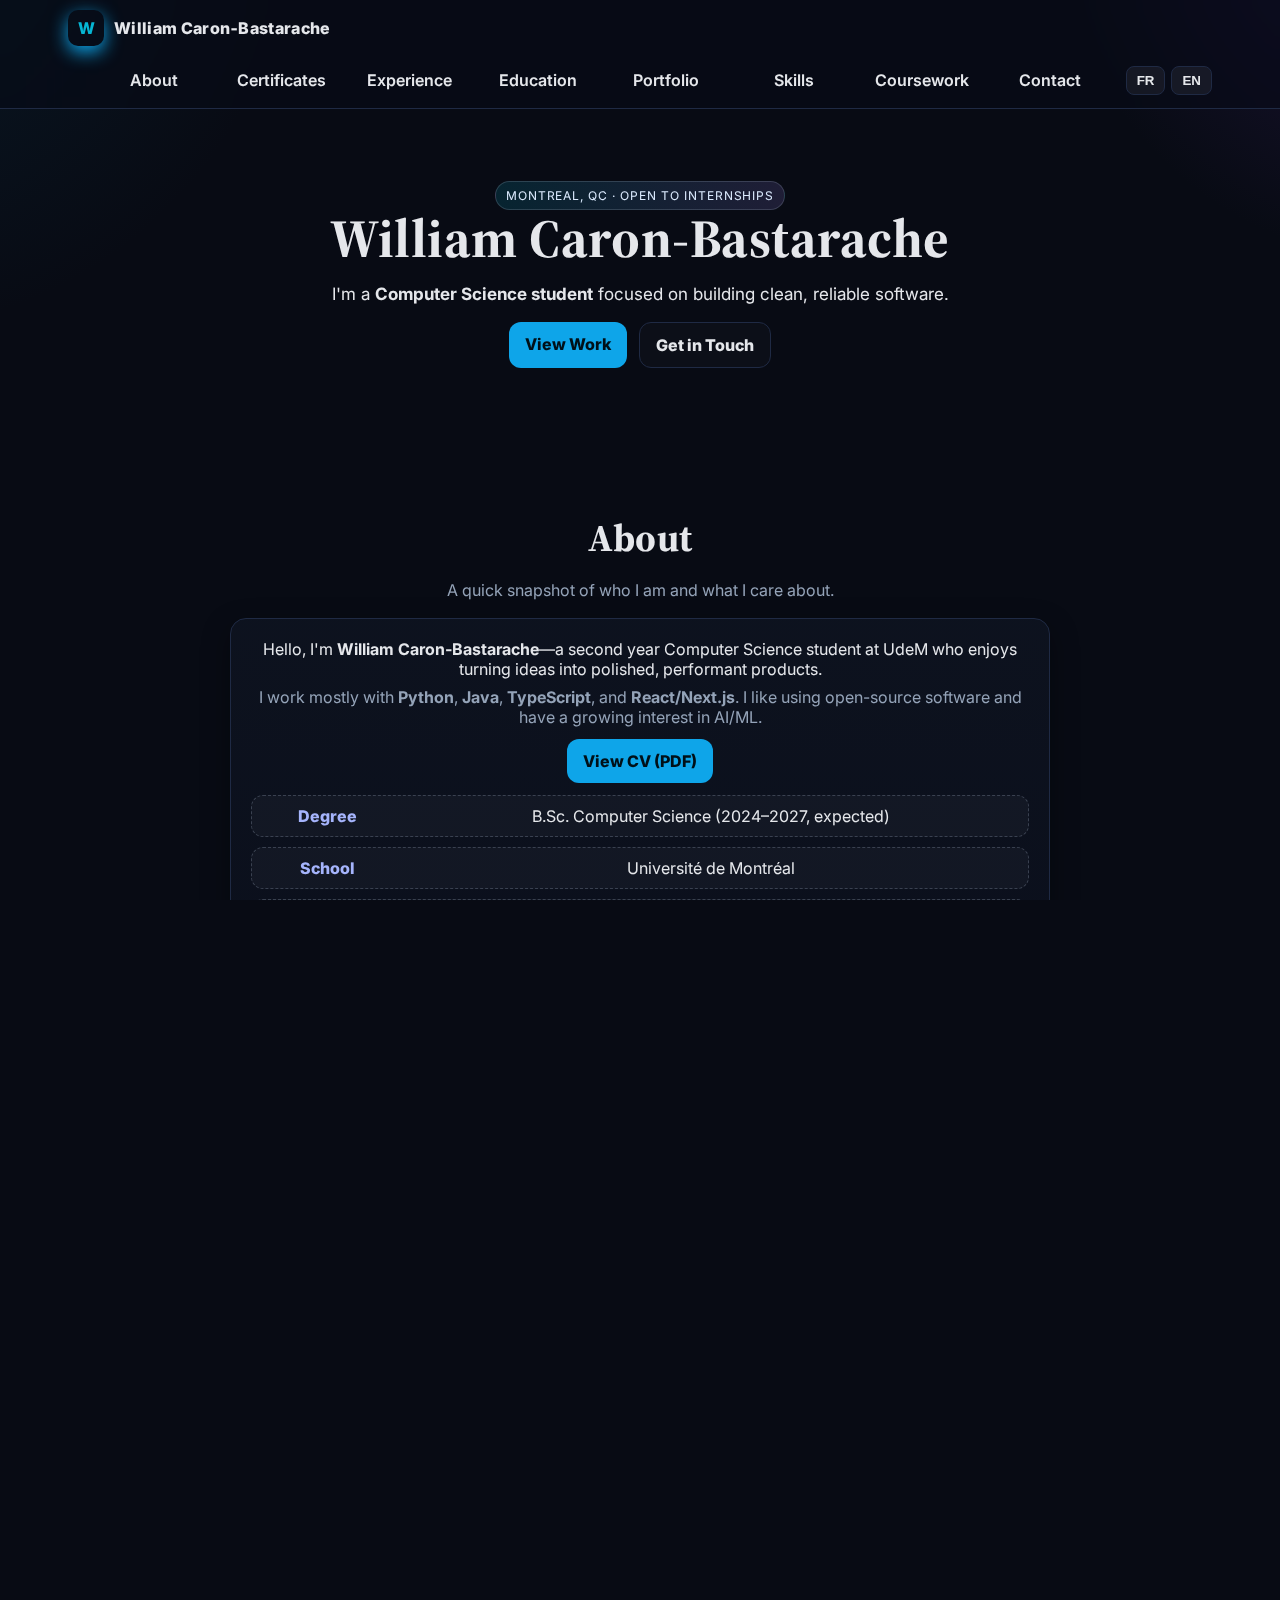
<file: index-en.html>
<!DOCTYPE html>
<html lang="en">
  <head>
    <meta charset="utf-8" />
    <meta name="viewport" content="width=device-width, initial-scale=1" />
    <title>William Caron‑Bastarache — Portfolio</title>

    <link rel="preconnect" href="https://fonts.googleapis.com" />
    <link
      href="https://fonts.googleapis.com/css2?family=Inter:wght@400;600;800&family=Source+Serif+4:ital,opsz,wght@0,8..60,600;1,8..60,600&display=swap"
      rel="stylesheet"
    />
    
    <!-- External CSS file -->
    <link rel="stylesheet" href="styles.css" />
  </head>
  <body>
    <header class="topbar">
      <div class="inner">
        <a class="brand" href="#home" aria-label="Home">
          <div class="logo">W</div>
          <span>William Caron‑Bastarache</span>
        </a>
        <nav class="nav">
          <a class="about" href="#about">About</a>
          <a class="cert" href="#certificates">Certificates</a>
          <a class="exp" href="#experience">Experience</a>
          <a class="edu" href="#education">Education</a>
          <a class="port" href="#portfolio">Portfolio</a>
          <a class="skills" href="#skills">Skills</a>
          <a class="cw" href="#coursework">Coursework</a>
          <a class="contact" href="#contact">Contact</a>
        </nav>
        <div class="lang" aria-label="Language selection">
          <button onclick="window.location.href='index-fr.html'">FR</button>
          <button onclick="window.location.href='index.html'">EN</button>
        </div>
      </div>
    </header>

    <main>
      <!-- HERO -->
      <section id="home">
        <div class="container hero">
          <div class="wrap">
            <div>
              <span class="eyebrow">Montreal, QC · Open to internships</span>
              <h1 class="name">
                <span>William</span>
                <span class="accent">Caron‑Bastarache</span>
              </h1>
              <p class="subtitle">
                I'm a <strong>Computer Science student</strong> focused on building clean, reliable software.
              </p>
              <div class="cta-row">
                <a class="btn btn-primary" href="#portfolio">View Work</a>
                <a class="btn btn-ghost" href="#contact">Get in Touch</a>
              </div>
            </div>
          </div>
        </div>
      </section>

      <!-- ABOUT -->
      <section id="about">
        <div class="container">
          <h2>About</h2>
          <p class="muted">A quick snapshot of who I am and what I care about.</p>
          <div class="about-cols" style="margin-top: 18px">
            <div class="card">
              <p style="margin: 0 0 8px">
                Hello, I'm <strong>William Caron‑Bastarache</strong>—a second year Computer Science student at UdeM who enjoys turning ideas into polished, performant products.
              </p>
              <p class="muted" style="margin: 0 0 12px">
                I work mostly with <strong>Python</strong>, <strong>Java</strong>, <strong>TypeScript</strong>, and <strong>React/Next.js</strong>. I like using open-source software and have a growing interest in AI/ML.
              </p>

              <!-- CV -->
              <div class="cta-row" style="margin-top:12px">
                <a class="btn btn-primary" href="cv/CV_english.pdf" target="_blank" rel="noopener">
                  View CV (PDF)
                </a>
              </div>
              
              <div class="bullets">
                <div class="bullet">
                  <label>Degree</label>
                  <div>B.Sc. Computer Science (2024–2027, expected)</div>
                </div>
                <div class="bullet">
                  <label>School</label>
                  <div>Université de Montréal</div>
                </div>
                <div class="bullet">
                  <label>Email</label>
                  <div><a href="mailto:will13cb@gmail.com">will13cb@gmail.com</a></div>
                </div>
                <div class="bullet">
                  <label>Location</label>
                  <div>Montreal, Canada</div>
                </div>
                <div class="bullet">
                  <label>Interests</label>
                  <div>AI/ML, Full‑stack, Open-source software, Fitness, Swimming</div>
                </div>
                <div class="bullet">
                  <label>LinkedIn</label>
                  <div><a href="https://www.linkedin.com/in/william-caron-bastarache">/in/william-caron-bastarache</a></div>
                </div>
                <div class="bullet">
                  <label>GitHub</label>
                  <div><a href="https://github.com/will13cb">github.com/will13cb</a></div>
                </div>
              </div>
            </div>
          </div>
        </div>
      </section>

      <!-- CERTIFICATES -->
      <section id="certificates">
        <div class="container">
          <h2>Certificates</h2>
          <div class="certs" style="margin-top: 16px">
            <div class="cert">
              <div>
                <strong>Machine Learning with Python</strong><br />
                <span class="muted">IBM</span>
              </div>
            </div>
            <div class="cert">
              <div>
                <strong>National Lifeguard Certificate (Pool)</strong><br />
                <span class="muted">Lifesaving Society — active</span>
              </div>
            </div>
            <div class="cert">
              <div>
                <strong>First Aid — Red Cross</strong><br />
                <span class="muted">16h training</span>
              </div>
            </div>
          </div>
        </div>
      </section>

      <!-- EXPERIENCE -->
      <section id="experience">
        <div class="container">
          <h2>Experience</h2>
          <div class="grid grid-2" style="margin-top: 16px">
            <div class="card timeline">
              <div class="t-item">
                <div class="t-title">Lifeguard</div>
                <div class="t-org">City of Brossard</div>
                <div class="t-meta">Brossard, QC — 2022 – present</div>
                <p class="muted">Ensure swimmer safety in busy pools; respond to emergency situations; communicate effectively with the team.</p>
              </div>
              <div class="t-item">
                <div class="t-title">Night Receptionist</div>
                <div class="t-org">Hotel Labelle</div>
                <div class="t-meta">Montreal, QC — 2024</div>
                <p class="muted">Manage night front-desk operations; maintain service continuity and site security; coordinate and prioritize guest requests.</p>
              </div>
            </div>
            <div class="card timeline">
              <div class="t-item">
                <div class="t-title">Swimming Instructor</div>
                <div class="t-org">Cégep Édouard‑Montpetit</div>
                <div class="t-meta">Longueuil, QC — 2022</div>
                <p class="muted">Teach swimming to diverse groups; adapt teaching methods to skill levels; foster progression and participant confidence.</p>
              </div>
              <div class="t-item">
                <div class="t-title">Volunteer</div>
                <div class="t-org">École internationale Lucille‑Teasdale</div>
                <div class="t-meta">Brossard, QC — 2016 – 2021</div>
                <p class="muted">Assist with renovations; support fundraising campaigns; contribute to event preparation and organization.</p>
              </div>
            </div>
          </div>
        </div>
      </section>

      <!-- EDUCATION -->
      <section id="education">
        <div class="container">
          <h2>Education</h2>
          <div class="grid grid-3" style="margin-top: 16px">
            <div class="card">
              <div class="t-org">Université de Montréal</div>
              <div class="t-title">B.Sc. Computer Science</div>
              <div class="t-meta">2024 – 2027 (expected)</div>
              <p class="muted">Relevant coursework: Software Engineering, Theoretical Computer Science, Programmation, Probability</p>
            </div>
            <div class="card">
              <div class="t-org">Cégep Édouard‑Montpetit</div>
              <div class="t-title">DEC Administration</div>
              <div class="t-meta">2021 – 2024</div>
              <p class="muted">Administration profile with mathematics.</p>
            </div>
            <div class="card">
              <div class="t-org">École internationale Lucille‑Teasdale</div>
              <div class="t-title">High School Diploma</div>
              <div class="t-meta">2017 – 2021</div>
              <p class="muted">International Education Programme (IEP)</p>
            </div>
          </div>
        </div>
      </section>

      <!-- PORTFOLIO -->
      <section id="portfolio">
        <div class="container">
          <h2>Portfolio</h2>
          <p class="muted">Selected projects.</p>
          <div class="tiles" id="tiles">
            
            <a class="tile sf" href="projects/en/project-maville-en.html">
              <div class="thumb" style="background-image: url('/img/maville.png')"></div>
              <div class="meta">
                <div class="cat">Software</div>
                <strong>MaVille — Java CLI (Maven, REST)</strong>
              </div>
              <div class="desc">
                CLI application simulating a city management system.  
                Includes resident and contractor profiles, notifications, data persistence,  
                and integration with a public REST API. Built with Maven and tested with JUnit.
              </div>
            </a>
            
            <a class="tile sf" href="projects/en/project-udem-map-en.html">
              <div class="thumb" style="background-image: url('/img/udem-map.png')"></div>
              <div class="meta">
                <div class="cat">Software</div>
                <strong>Interactive Campus Map (Next.js, MapLibre-GL) — In Progress</strong>
              </div>
              <div class="desc">
                Web application for visualizing Université de Montréal’s campus.  
                Uses OpenStreetMap data, MapLibre-GL for rendering polygons and POIs,  
                and deployed with Vercel. Includes bilingual interface and responsive layout.
              </div>
            </a>
          </div>
        </div>
      </section>

      <!-- SKILLS -->
      <section id="skills">
        <div class="container">
          <h2>Skills</h2>
          <div class="card" style="margin-top: 16px">
            <div class="grid grid-3">
              <div>
                <h3>Programming</h3>
                <p class="muted">Java, Python, TypeScript/JavaScript, HTML, CSS, Bash</p>
              </div>
              <div>
                <h3>Frameworks</h3>
                <p class="muted">React, Next.js, MapLibre‑GL</p>
              </div>
              <div>
                <h3>Tools</h3>
                <p class="muted">Git/GitHub, Linux, Docker, Maven, IntelliJ, VSCode, Vercel, LaTeX</p>
              </div>
              <div>
                <h3>Familiar with</h3>
                <p class="muted">OCaml, Assembly, VHDL, NumPy, Pandas, scikit-learn et Matplotlib</p>
              </div>
            </div>
            <div class="bars" style="margin-top: 16px">
              <div>
                <strong>TypeScript</strong>
                <div class="bar"><span style="--w: 70%"></span></div>
              </div>
              <div>
                <strong>React</strong>
                <div class="bar"><span style="--w: 70%"></span></div>
              </div>
              <div>
                <strong>Java</strong>
                <div class="bar"><span style="--w: 72%"></span></div>
              </div>
              <div>
                <strong>Python</strong>
                <div class="bar"><span style="--w: 72%"></span></div>
              </div>
            </div>
          </div>
        </div>
      </section>

      <!-- COURSEWORK -->
      <section id="coursework">
        <div class="container">
          <h2>Coursework</h2>
          <p class="muted">
            Selected university courses & short descriptions.
          </p>

          <!-- CS Core -->
          <div class="grid grid-3" style="margin-top: 16px">
            <div class="card">
              <h3>IFT 1015 — Introduction to Programming 1</h3>
              <p class="muted">Introduction to core programming concepts and techniques.</p>
            </div>
            <div class="card">
              <h3>IFT 1025 — Introduction to Programming 2</h3>
              <p class="muted">Follow-up programming course; software construction.</p>
            </div>
            <div class="card">
              <h3>IFT 2015 — Data Structures</h3>
              <p class="muted">ADTs; trees, dictionaries, priority queues, graphs.</p>
            </div>
          </div>

          <!-- PL & Theory -->
          <div class="grid grid-3" style="margin-top: 16px">
            <div class="card">
              <h3>IFT 2035 — Programming Language Concepts</h3>
              <p class="muted">Execution models, parameter passing, paradigms.</p>
            </div>
            <div class="card">
              <h3>IFT 2105 — Theory of Computing</h3>
              <p class="muted">Automata/regex, grammars, computability, complexity.</p>
            </div>
            <div class="card">
              <h3>IFT 2255 — Software Engineering</h3> 
              <p class="muted">Lifecycle, analysis/modeling, OO design, debugging.</p>
            </div>
          </div>

          <!-- Quality & Systems -->
          <div class="grid grid-3" style="margin-top: 16px">
            <div class="card">
              <h3>IFT 3913 — Software Quality and Metrics</h3>
              <p class="muted">
                QA, standards, tests/reviews, product/process metrics.
              </p>
            </div>
            <div class="card">
              <h3>IFT 1215 — Introduction to Computer Systems</h3>
              <p class="muted">Foundations of computer systems.</p>
            </div>
            <div class="card">
              <h3>IFT 1227 — Computer Architecture 1</h3>
              <p class="muted">Fundamentals of architecture.</p>
            </div>
          </div>

          <!-- Math & Context -->
          <div class="grid grid-3" style="margin-top: 16px">
            <div class="card">
              <h3>MAT 1600 — Linear Algebra</h3>
              <p class="muted">
                Systems, vector spaces, transformations, diagonalization.
              </p>
            </div>
            <div class="card">
              <h3>MAT 1400 — Calculus 1</h3>
              <p class="muted">
                Differential and integral calculus, functions, limits, derivatives.
              </p>
            </div>
            <div class="card">
              <h3>MAT 1978 — Probability and Statistics</h3>
              <p class="muted">
                Distributions, LLN/CLT, inference, regression.
              </p>
            </div>
          </div>

          <!-- Upcoming Coursework (Winter 2026) -->
          <h3 style="margin-top: 32px;">Upcoming — Winter 2026</h3>
          <p class="muted">
            Planned courses for Winter 2026.
          </p>

          <div class="grid grid-3" style="margin-top: 16px">
            <div class="card">
              <h3>IFT 2505 — Linear Optimization</h3>
              <p class="muted">
                Linear models. Simplex method. Duality. Post-optimization.
                Sensitivity analysis. Problems with particular structures.
                Integer models. Cutting plane methods. Branch and bound.
              </p>
            </div>
            <div class="card">
              <h3>IFT 2245 — Operating Systems</h3>
              <p class="muted">
                Main functions. Parallelism management. Synchronization. Deadlock.
                Scheduling. Memory and I/O management. Files.
                Protection and distributed systems.
              </p>
            </div>
            <div class="card">
              <h3>STT 1700 — Introduction to Statistics</h3>
              <p class="muted">
                Data description and production. Probabilities. Inference.
                Confidence intervals and hypothesis tests. Count data.
                Contingency tables. Simple linear regression.
                <em>Note: use of software package.</em>
              </p>
            </div>
          </div>

          <div class="grid grid-3" style="margin-top: 16px">
            <div class="card">
              <h3>IFT 2125 — Introduction to Algorithms</h3>
              <p class="muted">
                Algorithm design and analysis. Asymptotic notation, recurrence relations.
                Greedy algorithms, divide-and-conquer, dynamic programming, graph traversal,
                backtracking, probabilistic algorithms.
              </p>
            </div>
          </div>
        </div>
      </section>

      <!-- CONTACT -->
      <section id="contact">
        <div class="container">
          <h2>Contact</h2>
          <p class="muted">Let's talk.</p>
          <div class="contact-grid" style="margin-top: 16px">
            <div class="card">
              <div class="bullet">
                <label>Email</label>
                <div><a href="mailto:will13cb@gmail.com">will13cb@gmail.com</a></div>
              </div>
              <div class="bullet">
                <label>Phone</label>
                <div>438‑321‑0532</div>
              </div>
              <div class="bullet">
                <label>Location</label>
                <div>Montreal, QC, Canada</div>
              </div>
              <div class="bullet">
                <label>GitHub</label>
                <div><a href="https://github.com/will13cb">github.com/will13cb</a></div>
              </div>
              <div class="bullet">
                <label>LinkedIn</label>
                <div><a href="https://www.linkedin.com/in/william-caron-bastarache">/in/william-caron-bastarache</a></div>
              </div>
            </div>
          </div>
        </div>
        <div class="footer">© <span id="y"></span> William Caron‑Bastarache</div>
      </section>
    </main>

    <script>
      // Set current year
      document.getElementById('y').textContent = new Date().getFullYear();

      // Scroll to top button functionality
      const upBtn = document.createElement('button');
      upBtn.textContent = '↑';
      upBtn.id = 'toTopBtn';
      upBtn.title = 'Go to top';
      document.body.appendChild(upBtn);

      upBtn.style.position = 'fixed';
      upBtn.style.bottom = '32px';
      upBtn.style.right = '32px';
      upBtn.style.padding = '12px 18px';
      upBtn.style.fontSize = '1.5rem';
      upBtn.style.borderRadius = '50%';
      upBtn.style.border = 'none';
      upBtn.style.background = '#222';
      upBtn.style.color = '#fff';
      upBtn.style.cursor = 'pointer';
      upBtn.style.boxShadow = '0 2px 8px rgba(0,0,0,0.15)';
      upBtn.style.display = 'none';
      upBtn.style.zIndex = '1000';

      window.addEventListener('scroll', () => {
        upBtn.style.display = window.scrollY > 200 ? 'block' : 'none';
      });

      upBtn.addEventListener('click', () => {
        window.scrollTo({ top: 0, behavior: 'smooth' });
      });
    </script>
  </body>
</html>
</file>
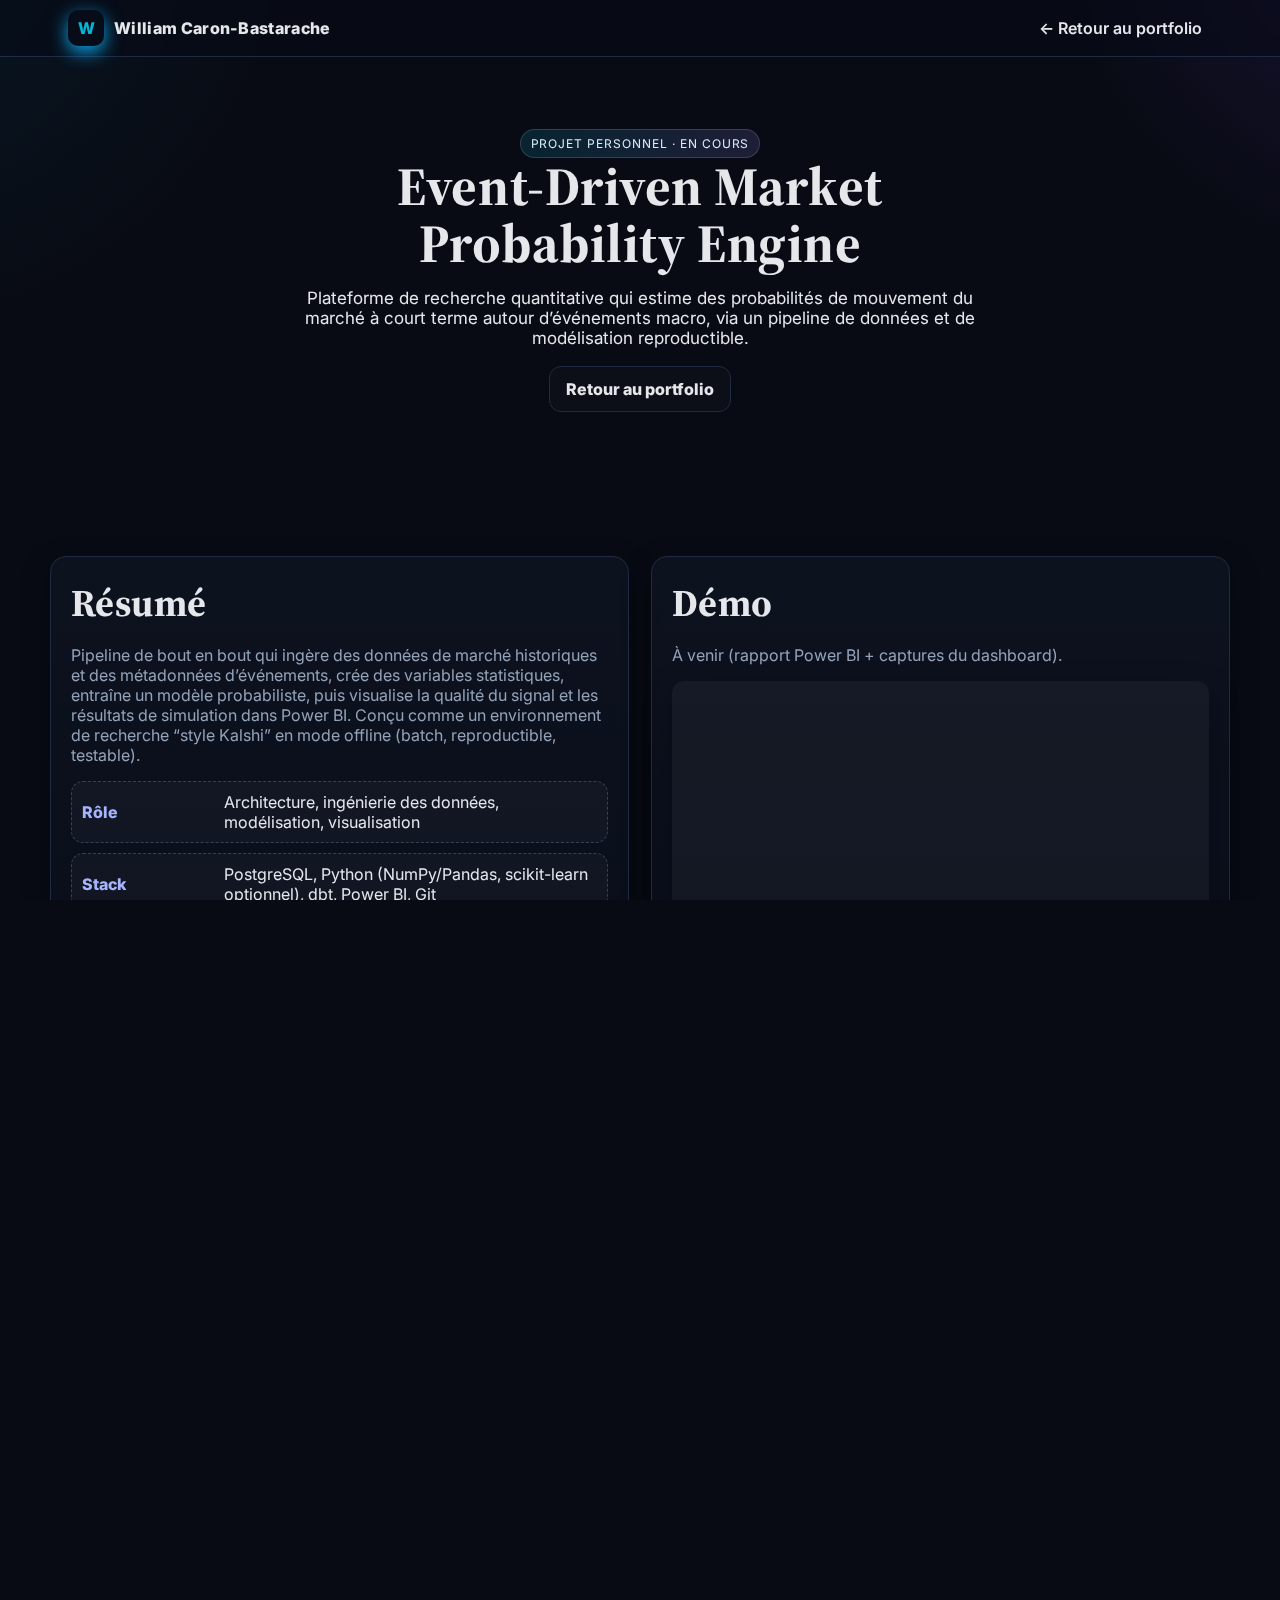
<file: projects/en/project-event-driven-market-probability-engine-en.html>
<!DOCTYPE html>
<html lang="fr">
  <head>
    <meta charset="utf-8" />
    <meta name="viewport" content="width=device-width, initial-scale=1" />
    <title>Projet : Event-Driven Market Probability Engine</title>
    <link rel="preconnect" href="https://fonts.googleapis.com" />
    <link href="https://fonts.googleapis.com/css2?family=Inter:wght@400;600;800&family=Source+Serif+4:ital,opsz,wght@0,8..60,600;1,8..60,600&display=swap" rel="stylesheet" />
    <link rel="stylesheet" href="../../styles.css" />
  </head>
  <body>
    <header class="topbar">
      <div class="inner">
        <a class="brand" href="../../index-fr.html" aria-label="Home">
          <div class="logo">W</div>
          <span>William Caron-Bastarache</span>
        </a>
        <nav class="nav">
          <a href="../../index-fr.html#portfolio">← Retour au portfolio</a>
        </nav>
      </div>
    </header>

    <main>
      <section id="home">
        <div class="container hero">
          <div class="wrap" style="grid-template-columns:1fr;justify-items:center;text-align:center;">
            <div>
              <span class="eyebrow">Projet personnel · En cours</span>
              <h1 class="name"><span>Event-Driven Market Probability Engine</span></h1>
              <p class="subtitle">Plateforme de recherche quantitative qui estime des probabilités de mouvement du marché à court terme autour d’événements macro, via un pipeline de données et de modélisation reproductible.</p>
              <div class="cta-row" style="justify-content:center;">
                <a class="btn btn-ghost" href="../../index-fr.html#portfolio">Retour au portfolio</a>
              </div>
            </div>
          </div>
        </div>
      </section>

      <section>
        <div class="container">
          <div class="grid grid-2">
            <div class="card">
              <h2>Résumé</h2>
              <p class="muted">
                Pipeline de bout en bout qui ingère des données de marché historiques et des métadonnées d’événements, crée des variables statistiques, entraîne un modèle probabiliste, puis visualise la qualité du signal et les résultats de simulation dans Power BI.
                Conçu comme un environnement de recherche “style Kalshi” en mode offline (batch, reproductible, testable).
              </p>
              <div class="bullets" style="margin-top:12px;">
                <div class="bullet"><label>Rôle</label><div>Architecture, ingénierie des données, modélisation, visualisation</div></div>
                <div class="bullet"><label>Stack</label><div>PostgreSQL, Python (NumPy/Pandas, scikit-learn optionnel), dbt, Power BI, Git</div></div>
                <div class="bullet"><label>Statut</label><div>En cours (MVP pipeline + premier dashboard en développement)</div></div>
              </div>
            </div>
            <div class="card">
              <h2>Démo</h2>
              <p class="muted">À venir (rapport Power BI + captures du dashboard).</p>
              <div style="position:relative;padding-bottom:56.25%;height:0;overflow:hidden;border-radius:12px;box-shadow:0 10px 28px rgba(0,0,0,0.35);margin-top:8px;background:rgba(255,255,255,0.04);">
                <!-- Optionnel : intégrer plus tard un rapport Power BI public -->
                <iframe src="" title="Démo Event-Driven Market Probability Engine" allow="accelerometer; autoplay; clipboard-write; encrypted-media; gyroscope; picture-in-picture" allowfullscreen style="position:absolute;top:0;left:0;width:100%;height:100%;border:0;"></iframe>
              </div>
            </div>
          </div>
        </div>
      </section>

      <section>
        <div class="container">
          <h2>Fonctionnalités</h2>
          <div class="grid grid-3" style="margin-top:16px;">
            <div class="card"><h3>Ingestion de données</h3><p class="muted">Prix de marché + événements chargés dans PostgreSQL avec séparation raw/staging/analytics.</p></div>
            <div class="card"><h3>Feature Engineering</h3><p class="muted">Variables statistiques (rendements, volatilité glissante, momentum, proxys de “surprise”) en Python (NumPy/Pandas).</p></div>
            <div class="card"><h3>Modèle probabiliste</h3><p class="muted">Modèle de base (régression logistique) extensible vers des méthodes arborescentes; sorties en probabilités calibrées.</p></div>
            <div class="card"><h3>Transformations dbt</h3><p class="muted">Modèles SQL reproductibles et tests (unicité, non-null, relations) produisant des tables fact/dim prêtes pour l’analyse.</p></div>
            <div class="card"><h3>Backtests & métriques</h3><p class="muted">Évaluation offline : ROC/AUC, calibration, et métriques de performance (PnL, drawdown).</p></div>
            <div class="card"><h3>Dashboard Power BI</h3><p class="muted">Pages interactives pour qualité du signal, segmentation par événement, et analyse risque/performance.</p></div>
          </div>
        </div>
      </section>

      <section>
        <div class="container">
          <h2>Architecture</h2>
          <div class="grid grid-2" style="margin-top:16px;">
            <div class="card">
              <h3>Données & Pipeline de modélisation</h3>
              <p class="muted">
                Les jeux de données bruts (marché/événements) sont stockés dans PostgreSQL, enrichis via le feature engineering en Python, puis transformés avec dbt en schéma en étoile.
                Les sorties du modèle (probabilités, métriques) sont réécrites en base pour une analyse reproductible.
              </p>
            </div>
            <div class="card">
              <h3>Analyse & Reporting</h3>
              <p class="muted">
                Power BI se connecte au schéma analytics afin de visualiser distributions de probabilités, performance conditionnelle aux événements et résultats de backtests.
                L’architecture est pensée pour remplacer plus tard les “événements historiques” par des “features de transcripts live” dans un projet temps réel.
              </p>
            </div>
          </div>
        </div>
      </section>

      <section id="contact">
        <div class="container">
          <div class="card" style="max-width:820px;margin:0 auto;text-align:center;">
            <h2>Me contacter</h2>
            <p class="muted">Intéressé par ce projet ? Écrivez-moi.</p>
            <div class="cta-row" style="justify-content:center;">
              <a class="btn btn-primary" href="mailto:will13cb@gmail.com">will13cb@gmail.com</a>
              <a class="btn btn-ghost" href="../../index-fr.html#portfolio">Retour au portfolio</a>
            </div>
          </div>
        </div>
        <div class="footer">© <span id="y2"></span> William Caron-Bastarache</div>
      </section>
    </main>

    <script>
      document.getElementById('y2').textContent = new Date().getFullYear();
    </script>
  </body>
</html>
</file>
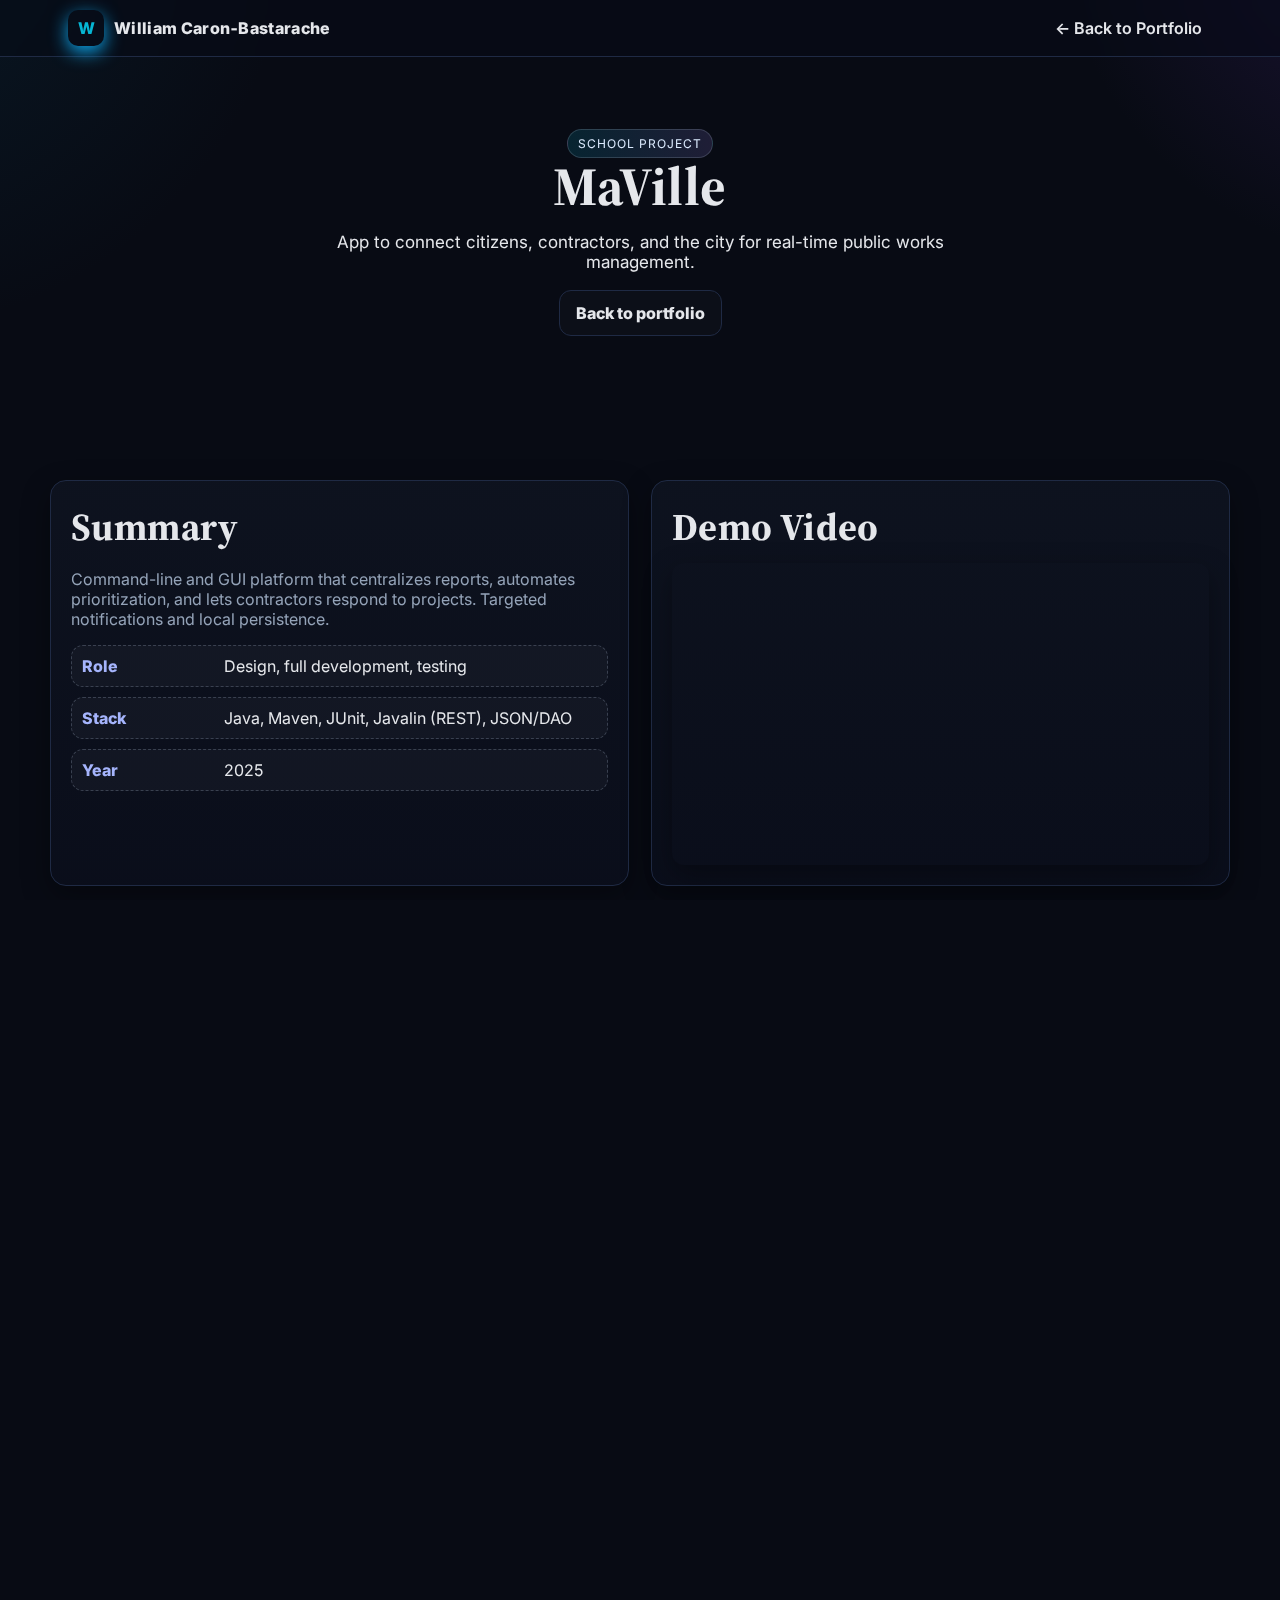
<file: projects/en/project-maville-en.html>
<!DOCTYPE html>
<html lang="en">
  <head>
    <meta charset="utf-8" />
    <meta name="viewport" content="width=device-width, initial-scale=1" />
    <title>Project: MaVille</title>
    <link rel="preconnect" href="https://fonts.googleapis.com" />
    <link href="https://fonts.googleapis.com/css2?family=Inter:wght@400;600;800&family=Source+Serif+4:ital,opsz,wght@0,8..60,600;1,8..60,600&display=swap" rel="stylesheet" />
    <link rel="stylesheet" href="../../styles.css" />
  </head>
  <body>
    <header class="topbar">
      <div class="inner">
        <a class="brand" href="../../index.html" aria-label="Home">
          <div class="logo">W</div>
          <span>William Caron‑Bastarache</span>
        </a>
        <nav class="nav">
          <a href="../../index.html#portfolio">← Back to Portfolio</a>
        </nav>
      </div>
    </header>

    <main>
      <section id="home">
        <div class="container hero">
          <div class="wrap" style="grid-template-columns:1fr;justify-items:center;text-align:center;">
            <div>
              <span class="eyebrow">School Project</span>
              <h1 class="name"><span>MaVille</span></h1>
              <p class="subtitle">App to connect citizens, contractors, and the city for real-time public works management.</p>
              <div class="cta-row" style="justify-content:center;">
                <a class="btn btn-ghost" href="../../index.html#portfolio">Back to portfolio</a>
              </div>
            </div>
          </div>
        </div>
      </section>

      <section>
        <div class="container">
          <div class="grid grid-2">
            <div class="card">
              <h2>Summary</h2>
              <p class="muted">Command-line and GUI platform that centralizes reports, automates prioritization, and lets contractors respond to projects. Targeted notifications and local persistence.</p>
              <div class="bullets" style="margin-top:12px;">
                <div class="bullet"><label>Role</label><div>Design, full development, testing</div></div>
                <div class="bullet"><label>Stack</label><div>Java, Maven, JUnit, Javalin (REST), JSON/DAO</div></div>
                <div class="bullet"><label>Year</label><div>2025</div></div>
              </div>
            </div>
            <div class="card">
              <h2>Demo Video</h2>
              <div style="position:relative;padding-bottom:56.25%;height:0;overflow:hidden;border-radius:12px;box-shadow:0 10px 28px rgba(0,0,0,0.35);margin-top:8px;">
                <iframe src="https://www.youtube.com/embed/df2KOa_YNkg" title="MaVille Demo" allow="accelerometer; autoplay; clipboard-write; encrypted-media; gyroscope; picture-in-picture" allowfullscreen style="position:absolute;top:0;left:0;width:100%;height:100%;border:0;"></iframe>
              </div>
            </div>
          </div>
        </div>
      </section>

      <section>
        <div class="container">
          <h2>Features</h2>
          <div class="grid grid-3" style="margin-top:16px;">
            <div class="card"><h3>Profiles</h3><p class="muted">Resident, Contractor, City (STPM) with dedicated menus and permissions.</p></div>
            <div class="card"><h3>Reports</h3><p class="muted">Create issues with neighborhood, street, type, description, and tracking.</p></div>
            <div class="card"><h3>Projects</h3><p class="muted">List of ongoing/upcoming works, filter by district and type.</p></div>
            <div class="card"><h3>Bids</h3><p class="muted">Contractors submit quotes, manage active projects.</p></div>
            <div class="card"><h3>Prioritization</h3><p class="muted">Automatic priority assignment by the city (STPM).</p></div>
            <div class="card"><h3>Notifications</h3><p class="muted">Subscriptions/notifications by area and project.</p></div>
          </div>
        </div>
      </section>

      <section>
        <div class="container">
          <h2>Architecture</h2>
          <div class="grid grid-2" style="margin-top:16px;">
            <div class="card"><h3>Model & Data</h3><p class="muted">Entities: Project, Issue, Resident, Contractor. JSON DAO for local persistence and external Montréal API integration.</p></div>
            <div class="card"><h3>Services & Interfaces</h3><p class="muted">Resident/Contractor/City/Notification services. CLI, GUI, and Javalin REST server interfaces.</p></div>
          </div>
        </div>
      </section>

      <section id="contact">
        <div class="container">
          <div class="card" style="max-width:820px;margin:0 auto;text-align:center;">
            <h2>Contact Me</h2>
            <p class="muted">Interested in this project? Write me.</p>
            <div class="cta-row" style="justify-content:center;">
              <a class="btn btn-primary" href="mailto:will13cb@gmail.com">will13cb@gmail.com</a>
              <a class="btn btn-ghost" href="../../index.html#portfolio">Back to portfolio</a>
            </div>
          </div>
        </div>
        <div class="footer">© <span id="y"></span> William Caron‑Bastarache</div>
      </section>
    </main>

    <script>document.getElementById('y').textContent=new Date().getFullYear();</script>
  </body>
</html>
</file>
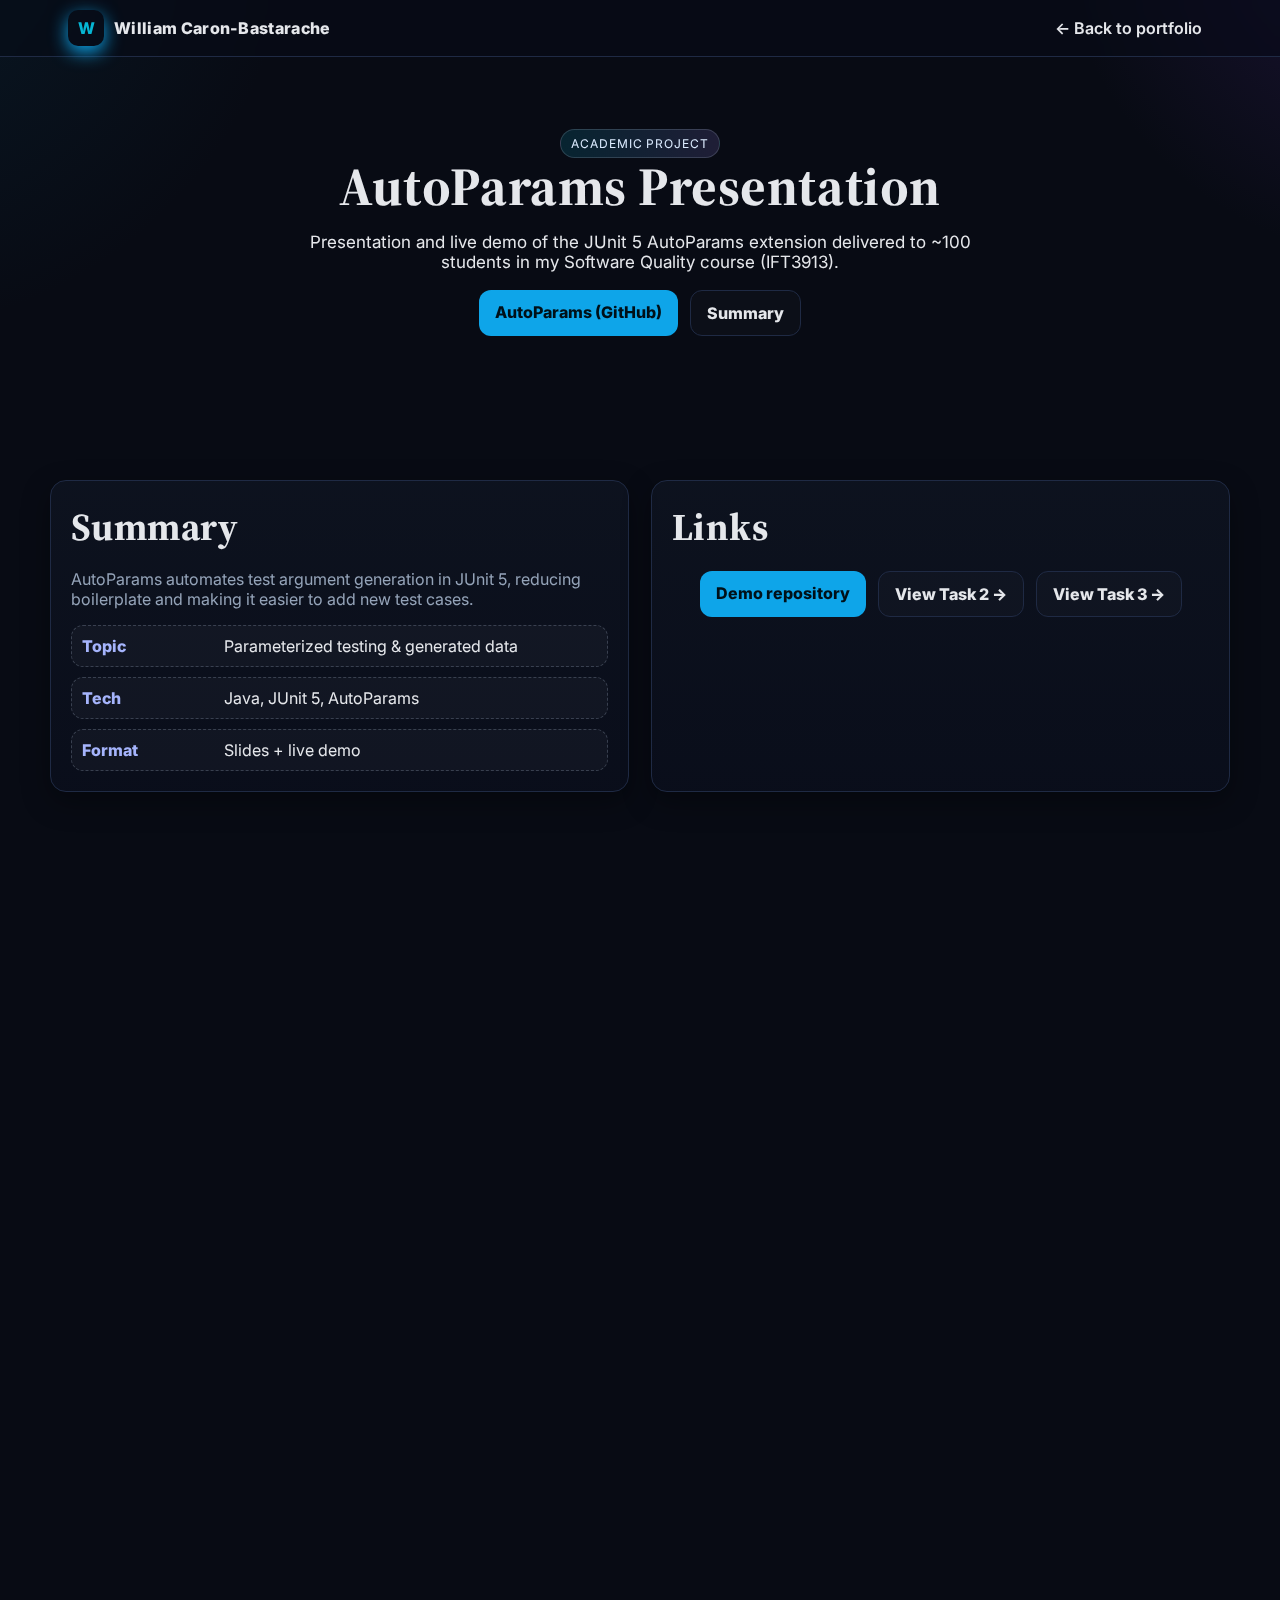
<file: projects/en/project-task1-en.html>
<!DOCTYPE html>
<html lang="en">
<head>
  <meta charset="utf-8" />
  <meta name="viewport" content="width=device-width, initial-scale=1" />
  <title>IFT3913 — Task 1</title>

  <link rel="preconnect" href="https://fonts.googleapis.com" />
  <link href="https://fonts.googleapis.com/css2?family=Inter:wght@400;600;800&family=Source+Serif+4:ital,opsz,wght@0,8..60,600;1,8..60,600&display=swap" rel="stylesheet" />
  <link rel="stylesheet" href="../../styles.css" />
</head>

<body>
<header class="topbar">
  <div class="inner">
    <a class="brand" href="../../index.html">
      <div class="logo">W</div>
      <span>William Caron-Bastarache</span>
    </a>
    <nav class="nav">
      <a href="../../index.html#portfolio">← Back to portfolio</a>
    </nav>
  </div>
</header>

<main>
<section id="home">
  <div class="container hero">
    <div class="wrap" style="grid-template-columns:1fr;justify-items:center;text-align:center;">
      <div>
        <span class="eyebrow">Academic project</span>
        <h1 class="name"><span>AutoParams Presentation</span></h1>
        <p class="subtitle">
          Presentation and live demo of the JUnit 5 AutoParams extension delivered to ~100 students
          in my Software Quality course (IFT3913).
        </p>
        <div class="cta-row" style="justify-content:center;flex-wrap:wrap;">
          <a class="btn btn-primary" href="https://github.com/AutoParams/AutoParams" target="_blank">AutoParams (GitHub)</a>
          <a class="btn btn-ghost" href="#summary">Summary</a>
        </div>
      </div>
    </div>
  </div>
</section>

<section id="summary">
  <div class="container">
    <div class="grid grid-2">
      <div class="card">
        <h2>Summary</h2>
        <p class="muted">
          AutoParams automates test argument generation in JUnit 5, reducing boilerplate
          and making it easier to add new test cases.
        </p>
        <div class="bullets" style="margin-top:12px;">
          <div class="bullet"><label>Topic</label><div>Parameterized testing & generated data</div></div>
          <div class="bullet"><label>Tech</label><div>Java, JUnit 5, AutoParams</div></div>
          <div class="bullet"><label>Format</label><div>Slides + live demo</div></div>
        </div>
      </div>

      <div class="card">
        <h2>Links</h2>
        <div class="cta-row" style="justify-content:center;flex-wrap:wrap;">
          <a class="btn btn-primary" href="https://github.com/will13cb/autoparams-demo.git" target="_blank">Demo repository</a>
          <a class="btn btn-ghost" href="project-task2-en.html">View Task 2 →</a>
          <a class="btn btn-ghost" href="project-task3-en.html">View Task 3 →</a>
        </div>
      </div>
    </div>
  </div>
</section>

<section>
  <div class="container">
    <h2>Key Features Presented</h2>
    <div class="grid grid-3" style="margin-top:16px;">
      <div class="card"><h3>Parameterized tests</h3><p class="muted">@AutoSource, @Repeat, @CsvAutoSource</p></div>
      <div class="card"><h3>Classic tests</h3><p class="muted">@AutoParams with automatic argument injection</p></div>
      <div class="card"><h3>Constraints</h3><p class="muted">@Min / @Max / @NotBlank / @Size</p></div>
      <div class="card"><h3>Instance sharing</h3><p class="muted">@Freeze and @FreezeBy</p></div>
      <div class="card"><h3>Productivity</h3><p class="muted">Less setup, more focus on assertions</p></div>
      <div class="card"><h3>Reliability</h3><p class="muted">Higher data variety → better edge-case coverage</p></div>
    </div>
  </div>
</section>

<section id="contact">
  <div class="container">
    <div class="card" style="max-width:820px;margin:0 auto;text-align:center;">
      <h2>Contact</h2>
      <p class="muted">Questions or feedback? Feel free to reach out.</p>
      <div class="cta-row" style="justify-content:center;">
        <a class="btn btn-primary" href="mailto:will13cb@gmail.com">will13cb@gmail.com</a>
        <a class="btn btn-ghost" href="../../index.html#portfolio">Back to portfolio</a>
      </div>
    </div>
  </div>
  <div class="footer">© <span id="y"></span> William Caron-Bastarache</div>
</section>
</main>

<script>document.getElementById('y').textContent=new Date().getFullYear();</script>
</body>
</html>
</file>
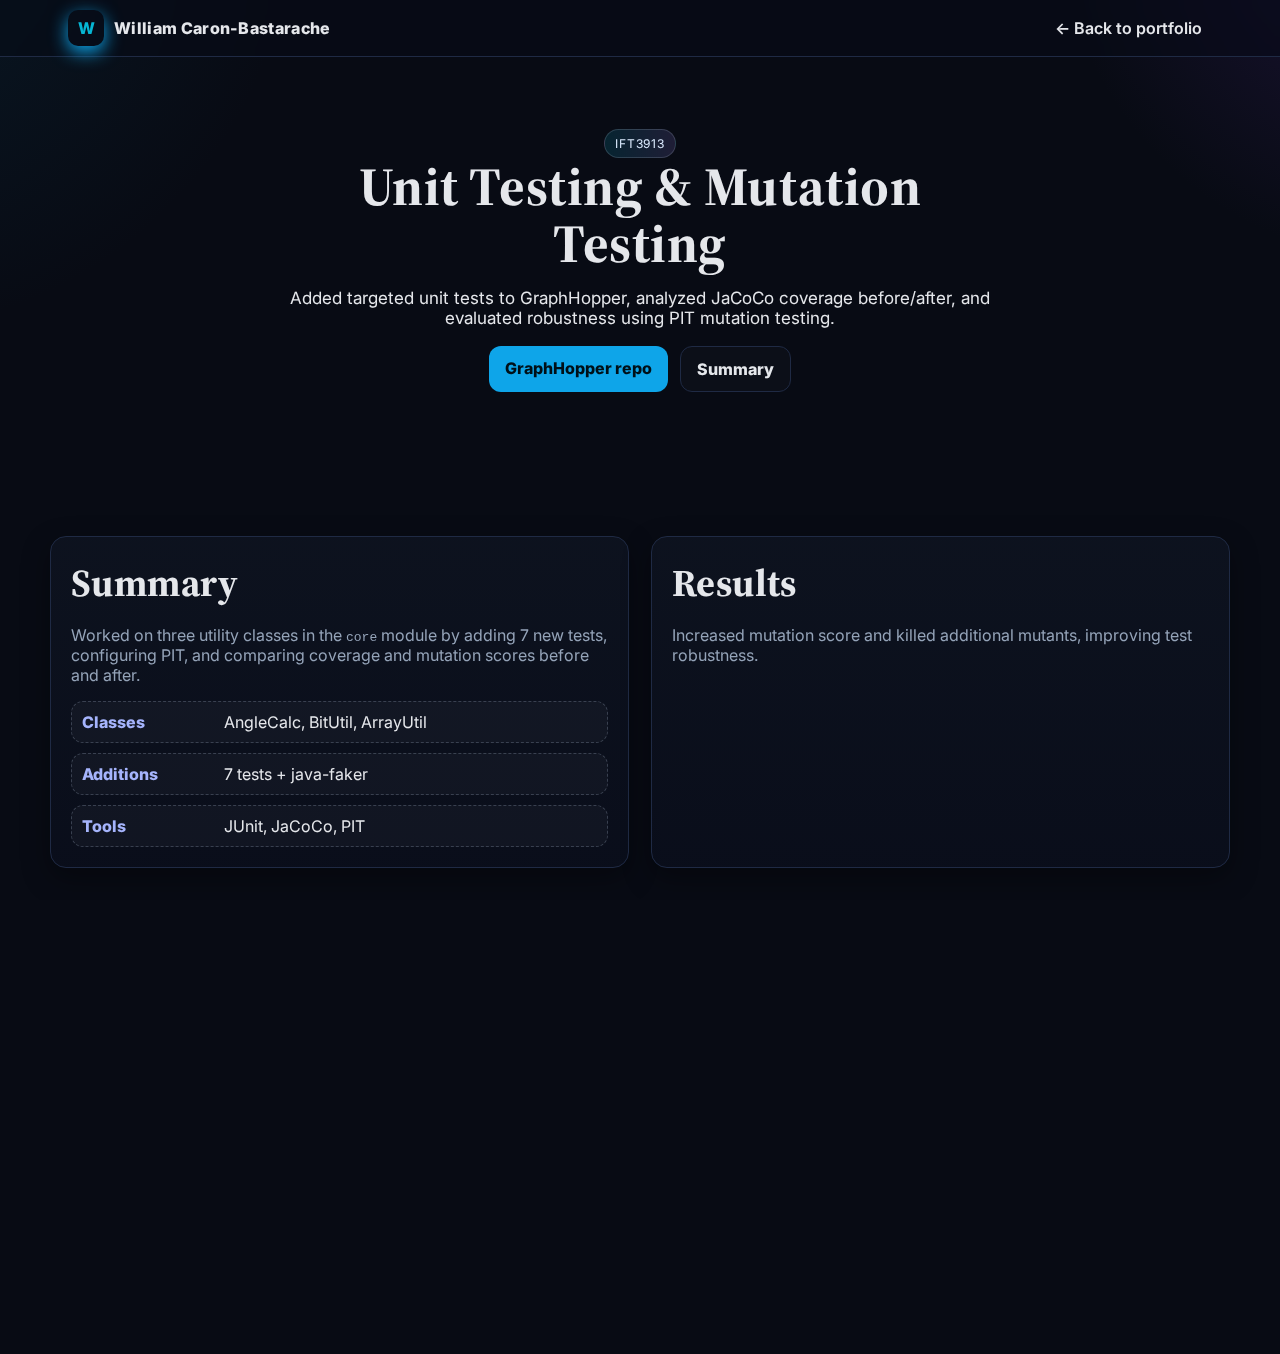
<file: projects/en/project-task2-en.html>
<!DOCTYPE html>
<html lang="en">
<head>
  <meta charset="utf-8" />
  <meta name="viewport" content="width=device-width, initial-scale=1" />
  <title>IFT3913 — Task 2</title>
  <link rel="preconnect" href="https://fonts.googleapis.com" />
  <link href="https://fonts.googleapis.com/css2?family=Inter:wght@400;600;800&family=Source+Serif+4:ital,opsz,wght@0,8..60,600;1,8..60,600&display=swap" rel="stylesheet" />
  <link rel="stylesheet" href="../../styles.css" />
</head>

<body>
<header class="topbar">
  <div class="inner">
    <a class="brand" href="../../index.html"><div class="logo">W</div><span>William Caron-Bastarache</span></a>
    <nav class="nav"><a href="../../index.html#portfolio">← Back to portfolio</a></nav>
  </div>
</header>

<main>
<section class="hero">
  <div class="container wrap" style="grid-template-columns:1fr;text-align:center;">
    <div>
      <span class="eyebrow">IFT3913</span>
      <h1 class="name">Unit Testing & Mutation Testing</h1>
      <p class="subtitle">
        Added targeted unit tests to GraphHopper, analyzed JaCoCo coverage before/after,
        and evaluated robustness using PIT mutation testing.
      </p>
      <div class="cta-row" style="justify-content:center;">
        <a class="btn btn-primary" href="https://github.com/umontreal-diro/graphhopper.git" target="_blank">GraphHopper repo</a>
        <a class="btn btn-ghost" href="#summary">Summary</a>
      </div>
    </div>
  </div>
</section>

<section id="summary">
  <div class="container grid grid-2">
    <div class="card">
      <h2>Summary</h2>
      <p class="muted">
        Worked on three utility classes in the <code>core</code> module by adding 7 new tests,
        configuring PIT, and comparing coverage and mutation scores before and after.
      </p>
      <div class="bullets">
        <div class="bullet"><label>Classes</label><div>AngleCalc, BitUtil, ArrayUtil</div></div>
        <div class="bullet"><label>Additions</label><div>7 tests + java-faker</div></div>
        <div class="bullet"><label>Tools</label><div>JUnit, JaCoCo, PIT</div></div>
      </div>
    </div>

    <div class="card">
      <h2>Results</h2>
      <p class="muted">
        Increased mutation score and killed additional mutants, improving test robustness.
      </p>
    </div>
  </div>
</section>

<section id="contact">
  <div class="container">
    <div class="card" style="text-align:center;">
      <h2>Contact</h2>
      <p class="muted">Questions or discussion welcome.</p>
      <div class="cta-row">
        <a class="btn btn-primary" href="mailto:will13cb@gmail.com">will13cb@gmail.com</a>
        <a class="btn btn-ghost" href="../../index.html#portfolio">Back to portfolio</a>
      </div>
    </div>
  </div>
  <div class="footer">© <span id="y"></span> William Caron-Bastarache</div>
</section>
</main>

<script>document.getElementById('y').textContent=new Date().getFullYear();</script>
</body>
</html>
</file>
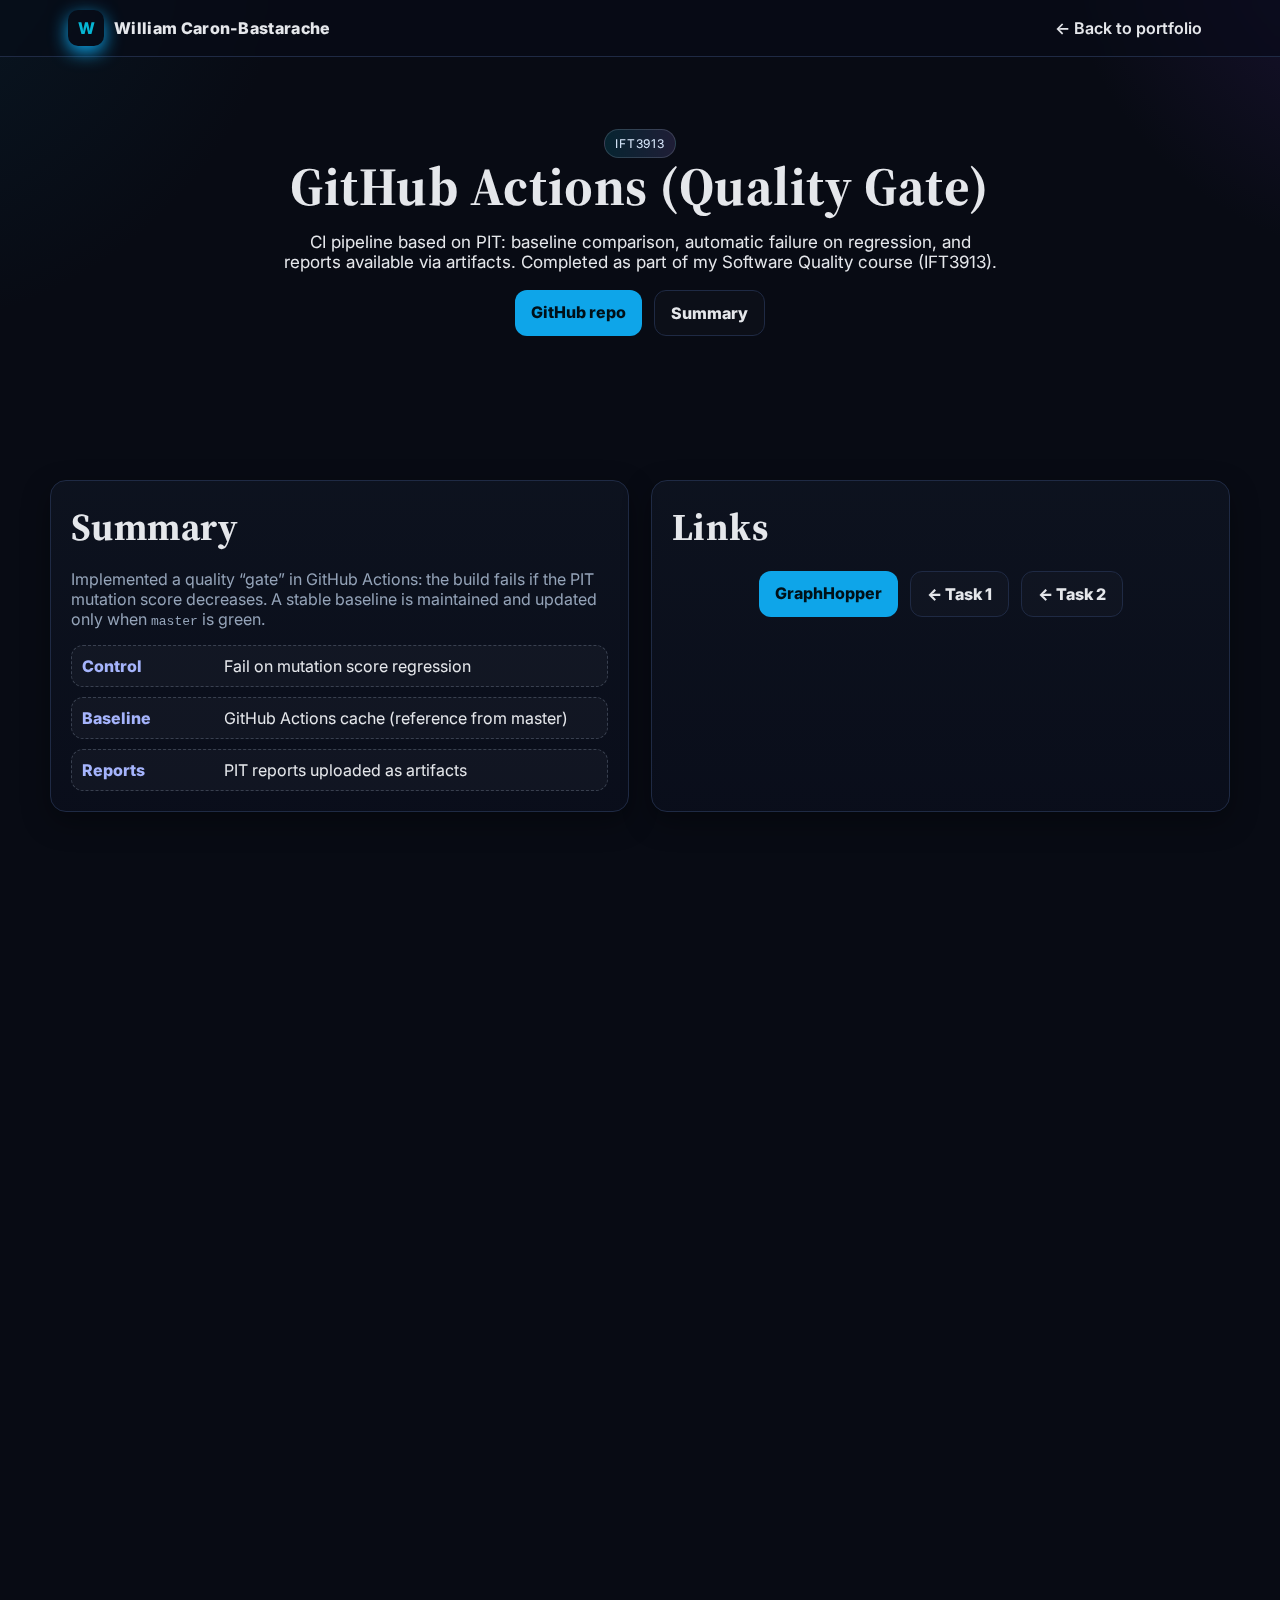
<file: projects/en/project-task3-en.html>
<!DOCTYPE html>
<html lang="en">
  <head>
    <meta charset="utf-8" />
    <meta name="viewport" content="width=device-width, initial-scale=1" />
    <title>IFT3913 — Task 3</title>
    <link rel="preconnect" href="https://fonts.googleapis.com" />
    <link
      href="https://fonts.googleapis.com/css2?family=Inter:wght@400;600;800&family=Source+Serif+4:ital,opsz,wght@0,8..60,600;1,8..60,600&display=swap"
      rel="stylesheet"
    />
    <link rel="stylesheet" href="../../styles.css" />
  </head>

  <body>
    <header class="topbar">
      <div class="inner">
        <a class="brand" href="../../index.html" aria-label="Home">
          <div class="logo">W</div>
          <span>William Caron-Bastarache</span>
        </a>
        <nav class="nav">
          <a href="../../index.html#portfolio">← Back to portfolio</a>
        </nav>
      </div>
    </header>

    <main>
      <section id="home">
        <div class="container hero">
          <div
            class="wrap"
            style="grid-template-columns: 1fr; justify-items: center; text-align: center"
          >
            <div>
              <span class="eyebrow">IFT3913</span>
              <h1 class="name"><span>GitHub Actions (Quality Gate)</span></h1>
              <p class="subtitle">
                CI pipeline based on PIT: baseline comparison, automatic failure on regression,
                and reports available via artifacts. Completed as part of my Software Quality
                course (IFT3913).
              </p>
              <div class="cta-row" style="justify-content: center; flex-wrap: wrap">
                <a
                  class="btn btn-primary"
                  href="https://github.com/umontreal-diro/graphhopper.git"
                  target="_blank"
                  rel="noopener"
                  >GitHub repo</a
                >
                <a class="btn btn-ghost" href="#summary">Summary</a>
              </div>
            </div>
          </div>
        </div>
      </section>

      <section id="summary">
        <div class="container">
          <div class="grid grid-2">
            <div class="card">
              <h2>Summary</h2>
              <p class="muted">
                Implemented a quality “gate” in GitHub Actions: the build fails if the PIT
                mutation score decreases. A stable baseline is maintained and updated only
                when <code>master</code> is green.
              </p>
              <div class="bullets" style="margin-top: 12px">
                <div class="bullet">
                  <label>Control</label>
                  <div>Fail on mutation score regression</div>
                </div>
                <div class="bullet">
                  <label>Baseline</label>
                  <div>GitHub Actions cache (reference from master)</div>
                </div>
                <div class="bullet">
                  <label>Reports</label>
                  <div>PIT reports uploaded as artifacts</div>
                </div>
              </div>
            </div>

            <div class="card">
              <h2>Links</h2>
              <div class="cta-row" style="justify-content: center; flex-wrap: wrap">
                <a
                  class="btn btn-primary"
                  href="https://github.com/umontreal-diro/graphhopper.git"
                  target="_blank"
                  rel="noopener"
                  >GraphHopper</a
                >
                <a class="btn btn-ghost" href="projet-tache1.html">← Task 1</a>
                <a class="btn btn-ghost" href="projet-tache2.html">← Task 2</a>
              </div>
            </div>
          </div>
        </div>
      </section>

      <section>
        <div class="container">
          <h2>What was added</h2>
          <div class="grid grid-3" style="margin-top: 16px">
            <div class="card">
              <h3>PIT gate</h3>
              <p class="muted">
                Baseline vs current build comparison with immediate failure on decrease.
              </p>
            </div>
            <div class="card">
              <h3>Stable baseline</h3>
              <p class="muted">
                Baseline persisted via cache and updated only on <code>master</code>.
              </p>
            </div>
            <div class="card">
              <h3>Artifacts</h3>
              <p class="muted">
                PIT reports uploaded for debugging and inspection.
              </p>
            </div>
            <div class="card">
              <h3>Dedicated script</h3>
              <p class="muted">
                Numeric (float) comparison isolated in a simple, testable script.
              </p>
            </div>
            <div class="card">
              <h3>Scoped execution</h3>
              <p class="muted">
                PIT runs only on the <code>core</code> module to keep the pipeline efficient.
              </p>
            </div>
            <div class="card">
              <h3>On failure</h3>
              <p class="muted">
                A (humorous)
                <a
                  href="https://www.youtube.com/watch?v=dQw4w9WgXcQ"
                  target="_blank"
                  rel="noopener noreferrer"
                  >Rickroll</a
                >
                is triggered when the pipeline fails.
              </p>
            </div>
          </div>
        </div>
      </section>

      <section>
        <div class="container">
          <h2>Validation (scenarios)</h2>
          <div class="grid grid-2" style="margin-top: 16px">
            <div class="card">
              <h3>Baseline (success on master)</h3>
              <p class="muted">
                When the build succeeds on <code>master</code>, the baseline is (re)generated
                and saved, ensuring a reliable reference for future runs.
              </p>
            </div>
            <div class="card">
              <h3>Regression (failure on branch)</h3>
              <p class="muted">
                On a branch, if a PIT regression is introduced, the comparison step fails
                and prevents the pipeline from passing.
              </p>
            </div>
          </div>
        </div>
      </section>

      <section id="contact">
        <div class="container">
          <div class="card" style="max-width: 820px; margin: 0 auto; text-align: center">
            <h2>Contact</h2>
            <p class="muted">Questions or collaboration? Feel free to reach out.</p>
            <div class="cta-row" style="justify-content: center">
              <a class="btn btn-primary" href="mailto:will13cb@gmail.com">will13cb@gmail.com</a>
              <a class="btn btn-ghost" href="../../index.html#portfolio">Back to portfolio</a>
            </div>
          </div>
        </div>
        <div class="footer">© <span id="y2"></span> William Caron-Bastarache</div>
      </section>
    </main>

    <script>
      document.getElementById("y2").textContent = new Date().getFullYear();
    </script>
  </body>
</html>
</file>
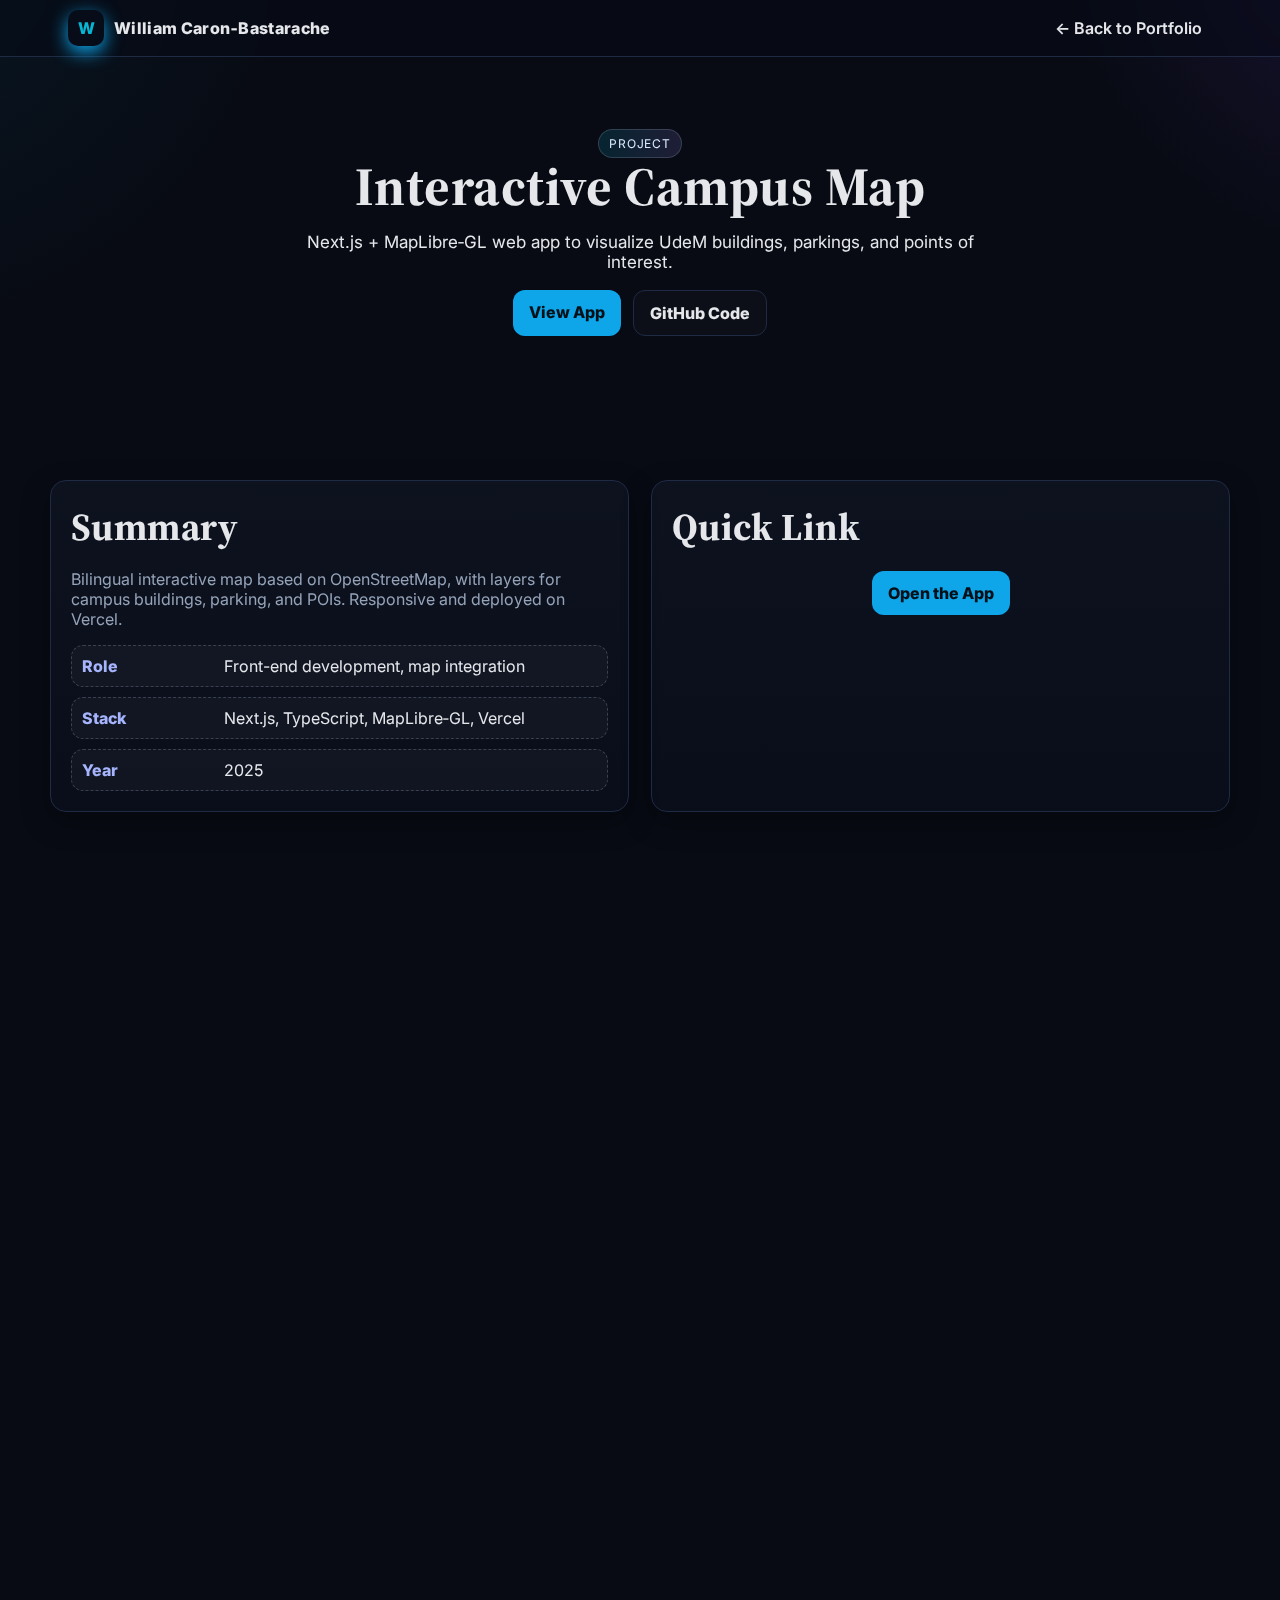
<file: projects/en/project-udem-map-en.html>
<!DOCTYPE html>
<html lang="en">
  <head>
    <meta charset="utf-8" />
    <meta name="viewport" content="width=device-width, initial-scale=1" />
    <title>Project: Interactive Campus Map</title>
    <link rel="preconnect" href="https://fonts.googleapis.com" />
    <link href="https://fonts.googleapis.com/css2?family=Inter:wght@400;600;800&family=Source+Serif+4:ital,opsz,wght@0,8..60,600;1,8..60,600&display=swap" rel="stylesheet" />
    <link rel="stylesheet" href="../../styles.css" />
  </head>
  <body>
    <header class="topbar">
      <div class="inner">
        <a class="brand" href="../../index-en.html" aria-label="Home">
          <div class="logo">W</div>
          <span>William Caron‑Bastarache</span>
        </a>
        <nav class="nav">
          <a href="../../index-en.html#portfolio">← Back to Portfolio</a>
        </nav>
      </div>
    </header>

    <main>
      <section id="home">
        <div class="container hero">
          <div class="wrap" style="grid-template-columns:1fr;justify-items:center;text-align:center;">
            <div>
              <span class="eyebrow">Project</span>
              <h1 class="name"><span>Interactive Campus Map</span></h1>
              <p class="subtitle">Next.js + MapLibre‑GL web app to visualize UdeM buildings, parkings, and points of interest.</p>
              <div class="cta-row" style="justify-content:center;">
                <a class="btn btn-primary" href="https://udem-map.vercel.app/" target="_blank" rel="noopener">View App</a>
                <a class="btn btn-ghost" href="https://github.com/will13cb/udem-map" target="_blank" rel="noopener">GitHub Code</a>
              </div>
            </div>
          </div>
        </div>
      </section>

      <section>
        <div class="container">
          <div class="grid grid-2">
            <div class="card">
              <h2>Summary</h2>
              <p class="muted">Bilingual interactive map based on OpenStreetMap, with layers for campus buildings, parking, and POIs. Responsive and deployed on Vercel.</p>
              <div class="bullets" style="margin-top:12px;">
                <div class="bullet"><label>Role</label><div>Front-end development, map integration</div></div>
                <div class="bullet"><label>Stack</label><div>Next.js, TypeScript, MapLibre‑GL, Vercel</div></div>
                <div class="bullet"><label>Year</label><div>2025</div></div>
              </div>
            </div>
            <div class="card">
              <h2>Quick Link</h2>
              <div class="cta-row" style="justify-content:center;">
                <a class="btn btn-primary" href="https://udem-map.vercel.app/" target="_blank" rel="noopener">Open the App</a>
              </div>
            </div>
          </div>
        </div>
      </section>

      <section>
        <div class="container">
          <h2>Features</h2>
          <div class="grid grid-3" style="margin-top:16px;">
            <div class="card"><h3>Layers</h3><p class="muted">Display of building polygons, parking, and POIs with dedicated styles.</p></div>
            <div class="card"><h3>Bilingual</h3><p class="muted">EN/FR interface and texts synchronized with the site.</p></div>
            <div class="card"><h3>Performance</h3><p class="muted">Smooth WebGL rendering via MapLibre‑GL, Vercel deployment.</p></div>
            <div class="card"><h3>Responsive</h3><p class="muted">Layout adapts to mobile and desktop.</p></div>
            <div class="card"><h3>Open Data</h3><p class="muted">OSM sources and custom GeoJSON files.</p></div>
            <div class="card"><h3>Navigation</h3><p class="muted">Simple zoom, pan, and layer controls.</p></div>
          </div>
        </div>
      </section>

      <section>
        <div class="container">
          <h2>Technical Details</h2>
          <div class="grid grid-2" style="margin-top:16px;">
            <div class="card"><h3>Front-end</h3><p class="muted">Next.js with TypeScript, reactive components, hooks for MapLibre‑GL.</p></div>
            <div class="card"><h3>Mapping</h3><p class="muted">MapLibre styles, GeoJSON layers, projection and tile management.</p></div>
          </div>
        </div>
      </section>

      <section id="contact">
        <div class="container">
          <div class="card" style="max-width:820px;margin:0 auto;text-align:center;">
            <h2>Contact Me</h2>
            <p class="muted">Questions or improvement ideas? Write me.</p>
            <div class="cta-row" style="justify-content:center;">
              <a class="btn btn-primary" href="mailto:will13cb@gmail.com">will13cb@gmail.com</a>
              <a class="btn btn-ghost" href="../../index-en.html#portfolio">Back to portfolio</a>
            </div>
          </div>
        </div>
        <div class="footer">© <span id="y2"></span> William Caron‑Bastarache</div>
      </section>
    </main>

    <script>document.getElementById('y2').textContent=new Date().getFullYear();</script>
  </body>
</html>
</file>
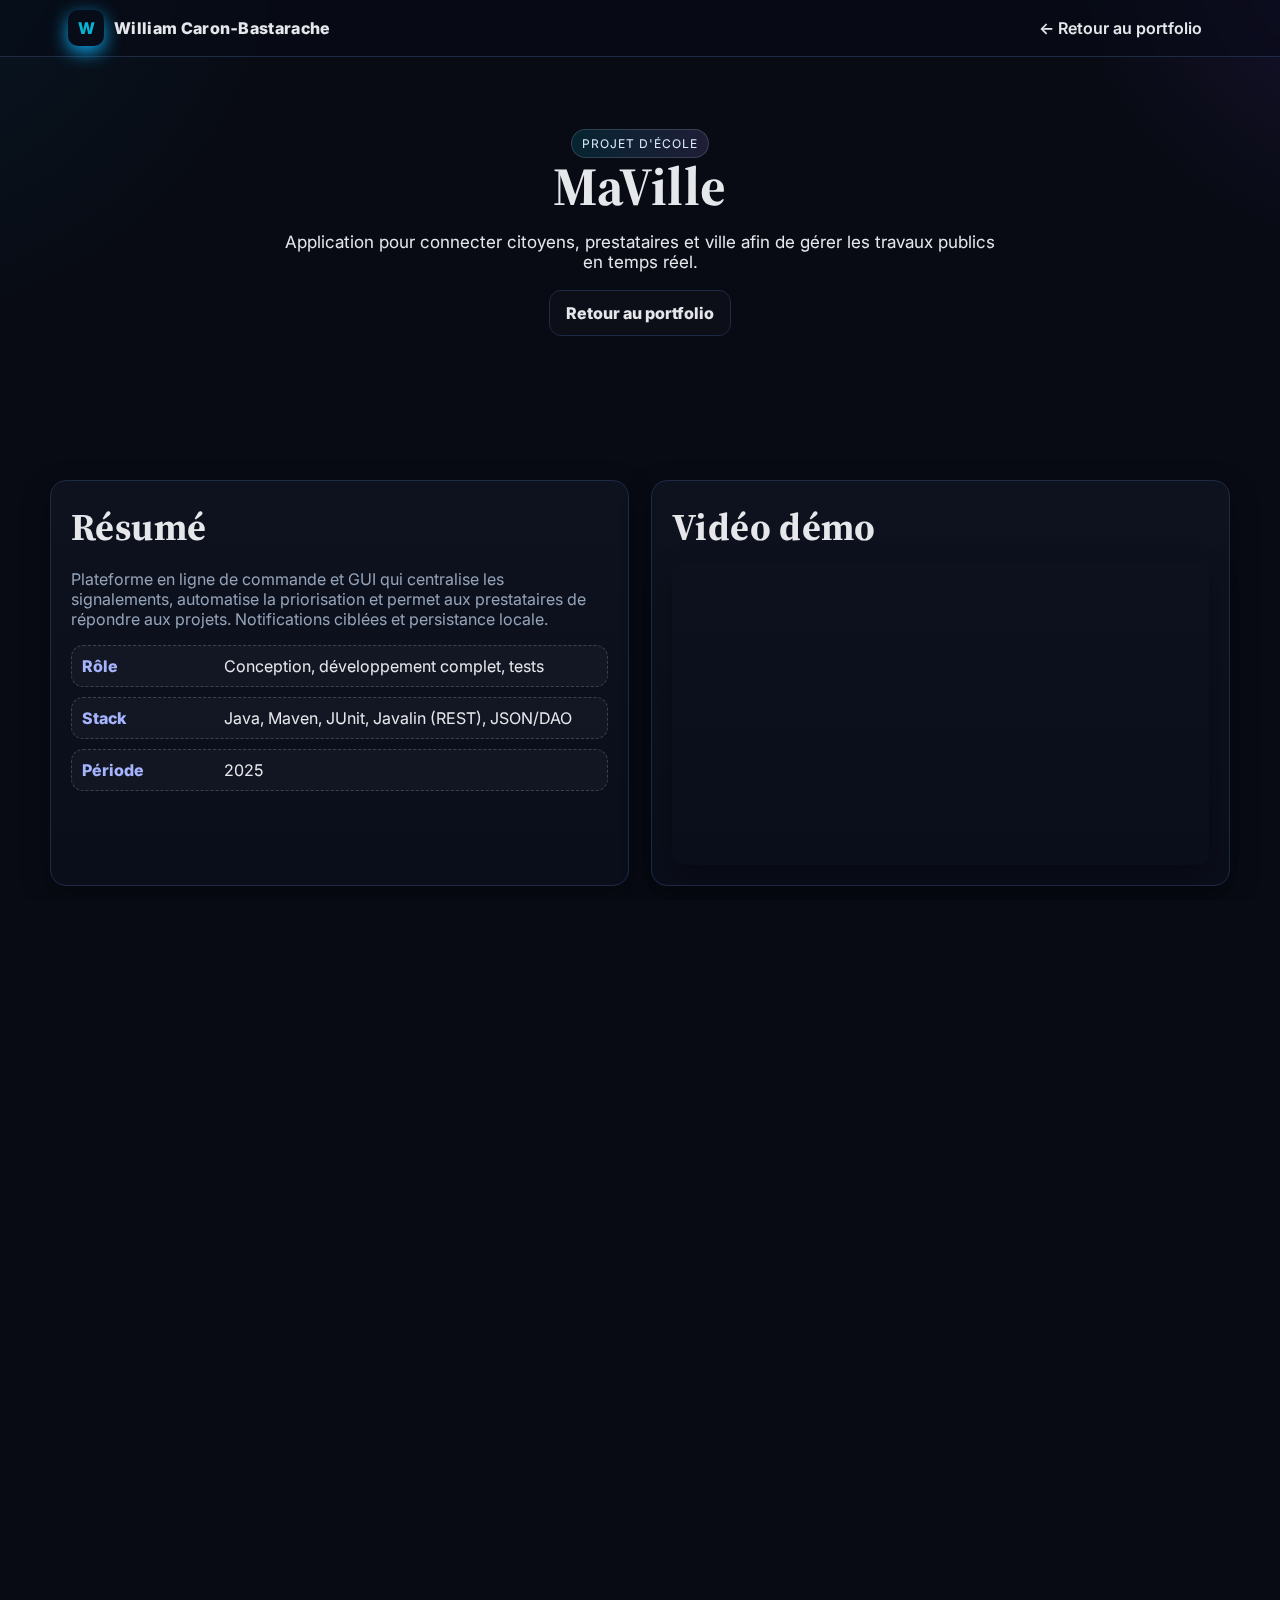
<file: projects/fr/projet-maville-fr.html>
<!DOCTYPE html>
<html lang="fr">
  <head>
    <meta charset="utf-8" />
    <meta name="viewport" content="width=device-width, initial-scale=1" />
    <title>Projet : MaVille</title>
    <link rel="preconnect" href="https://fonts.googleapis.com" />
    <link href="https://fonts.googleapis.com/css2?family=Inter:wght@400;600;800&family=Source+Serif+4:ital,opsz,wght@0,8..60,600;1,8..60,600&display=swap" rel="stylesheet" />
    <link rel="stylesheet" href="../../styles.css" />
  </head>
  <body>
    <header class="topbar">
      <div class="inner">
        <a class="brand" href="../../index-fr.html" aria-label="Home">
          <div class="logo">W</div>
          <span>William Caron‑Bastarache</span>
        </a>
        <nav class="nav">
          <a href="../../index-fr.html#portfolio">← Retour au portfolio</a>
        </nav>
      </div>
    </header>

    <main>
      <section id="home">
        <div class="container hero">
          <div class="wrap" style="grid-template-columns:1fr;justify-items:center;text-align:center;">
            <div>
              <span class="eyebrow">Projet d'école</span>
              <h1 class="name"><span>MaVille</span></h1>
              <p class="subtitle">Application pour connecter citoyens, prestataires et ville afin de gérer les travaux publics en temps réel.</p>
              <div class="cta-row" style="justify-content:center;">
                <a class="btn btn-ghost" href="index-fr.html#portfolio">Retour au portfolio</a>
              </div>
            </div>
          </div>
        </div>
      </section>

      <section>
        <div class="container">
          <div class="grid grid-2">
            <div class="card">
              <h2>Résumé</h2>
              <p class="muted">Plateforme en ligne de commande et GUI qui centralise les signalements, automatise la priorisation et permet aux prestataires de répondre aux projets. Notifications ciblées et persistance locale.</p>
              <div class="bullets" style="margin-top:12px;">
                <div class="bullet"><label>Rôle</label><div>Conception, développement complet, tests</div></div>
                <div class="bullet"><label>Stack</label><div>Java, Maven, JUnit, Javalin (REST), JSON/DAO</div></div>
                <div class="bullet"><label>Période</label><div>2025</div></div>
              </div>
            </div>
            <div class="card">
              <h2>Vidéo démo</h2>
              <div style="position:relative;padding-bottom:56.25%;height:0;overflow:hidden;border-radius:12px;box-shadow:0 10px 28px rgba(0,0,0,0.35);margin-top:8px;">
                <iframe src="" title="Démo MaVille" allow="accelerometer; autoplay; clipboard-write; encrypted-media; gyroscope; picture-in-picture" allowfullscreen style="position:absolute;top:0;left:0;width:100%;height:100%;border:0;"></iframe>
              </div>
            </div>
          </div>
        </div>
      </section>

      <section>
        <div class="container">
          <h2>Fonctionnalités</h2>
          <div class="grid grid-3" style="margin-top:16px;">
            <div class="card"><h3>Profils</h3><p class="muted">Résident, Prestataire, STPM avec menus dédiés et droits adaptés.</p></div>
            <div class="card"><h3>Signalements</h3><p class="muted">Création de problèmes avec quartier, rue, type, description et suivi.</p></div>
            <div class="card"><h3>Projets</h3><p class="muted">Liste des travaux en cours/à venir, filtrage par arrondissement et type.</p></div>
            <div class="card"><h3>Candidatures</h3><p class="muted">Soumission de devis par les prestataires, gestion des projets actifs.</p></div>
            <div class="card"><h3>Priorisation</h3><p class="muted">Attribution automatique des priorités par la ville (STPM).</p></div>
            <div class="card"><h3>Notifications</h3><p class="muted">Abonnements/notifications par zone et projet.</p></div>
          </div>
        </div>
      </section>

      <section>
        <div class="container">
          <h2>Architecture</h2>
          <div class="grid grid-2" style="margin-top:16px;">
            <div class="card"><h3>Modèle & Données</h3><p class="muted">Entités : Travail, Problème, Résident, Prestataire. DAO JSON pour persistance locale et intégration API externe Montréal.</p></div>
            <div class="card"><h3>Métier & Interfaces</h3><p class="muted">Services Résident/Prestataire/STPM/Notification. Interfaces CLI, GUI et serveur REST Javalin.</p></div>
          </div>
        </div>
      </section>

      <section id="contact">
        <div class="container">
          <div class="card" style="max-width:820px;margin:0 auto;text-align:center;">
            <h2>Me contacter</h2>
            <p class="muted">Intéressé par ce projet ? Écrivez‑moi.</p>
            <div class="cta-row" style="justify-content:center;">
              <a class="btn btn-primary" href="mailto:will13cb@gmail.com">will13cb@gmail.com</a>
              <a class="btn btn-ghost" href="index-fr.html#portfolio">Retour au portfolio</a>
            </div>
          </div>
        </div>
        <div class="footer">© <span id="y"></span> William Caron‑Bastarache</div>
      </section>
    </main>

    <script>document.getElementById('y').textContent=new Date().getFullYear();</script>
  </body>
</html>
</file>
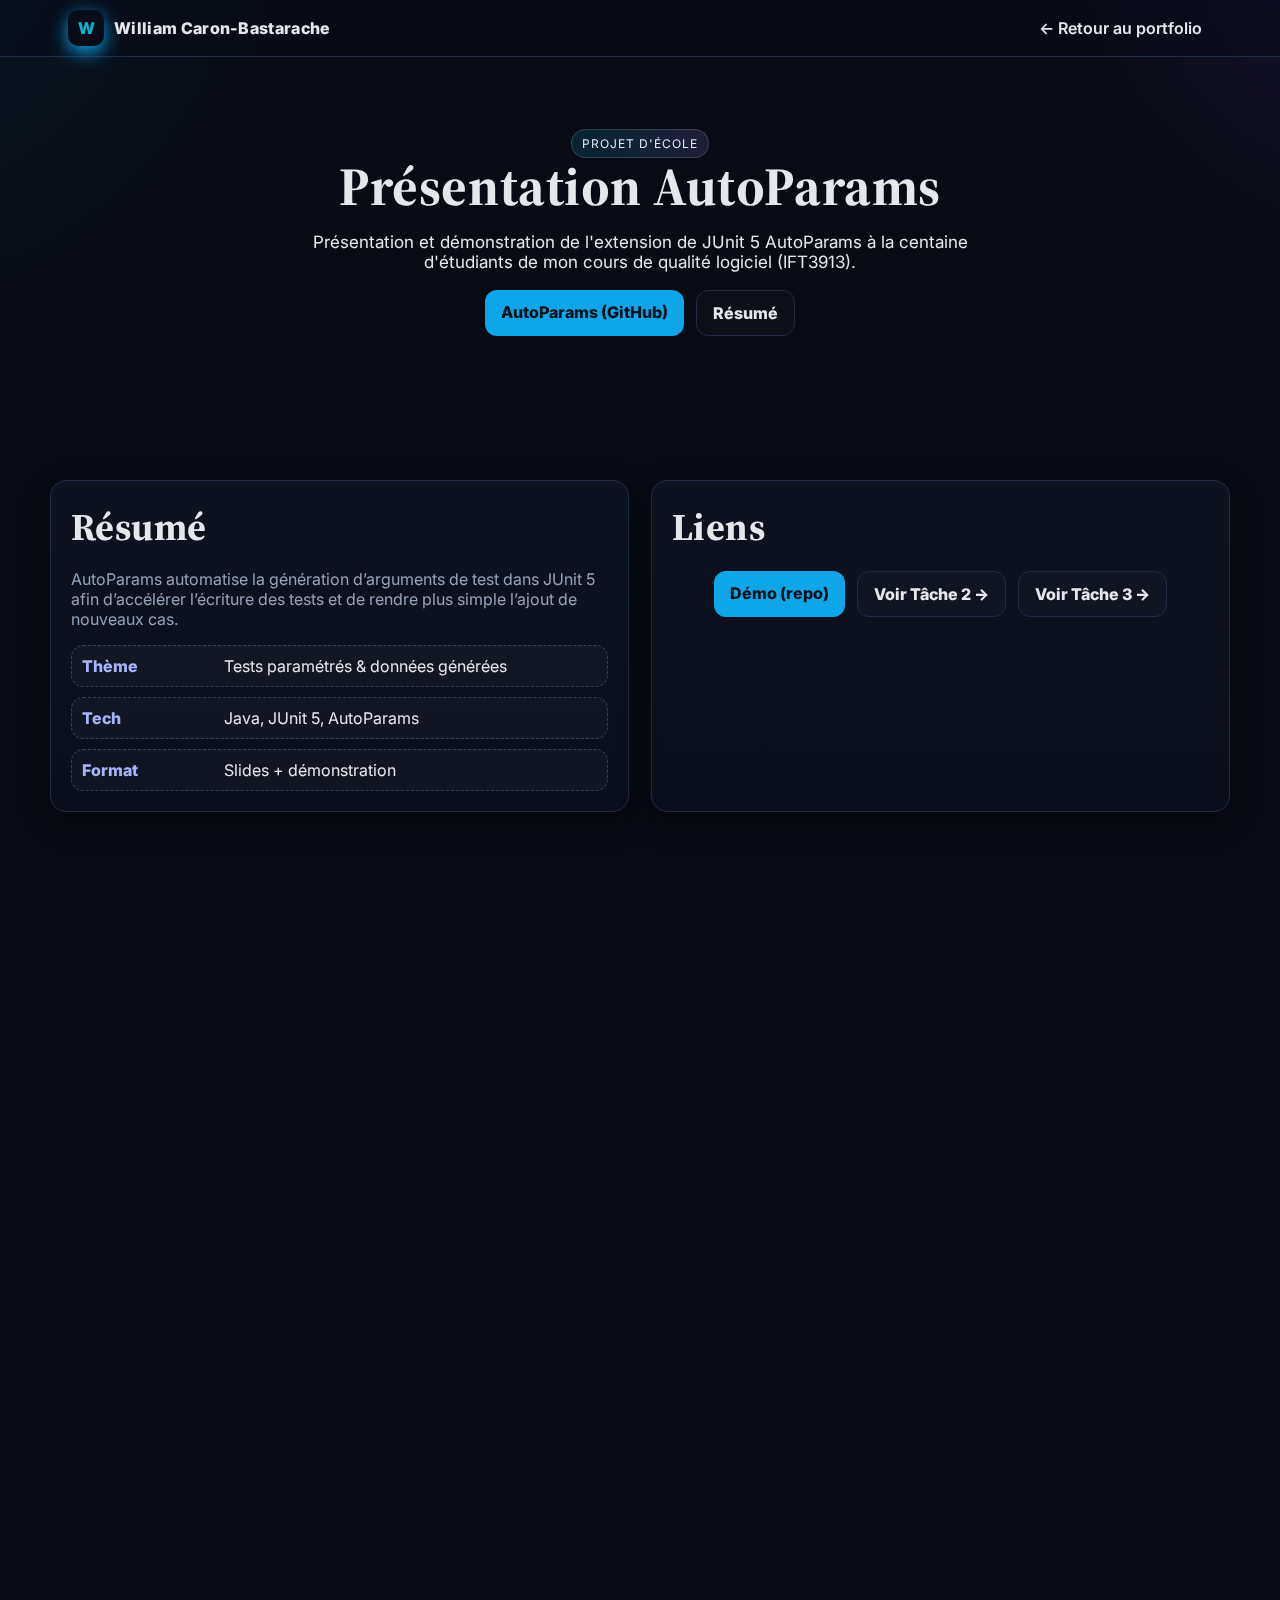
<file: projects/fr/projet-tache1-fr.html>
<!DOCTYPE html>
<html lang="fr">
  <head>
    <meta charset="utf-8" />
    <meta name="viewport" content="width=device-width, initial-scale=1" />
    <title>IFT3913 — Tâche 1</title>
    <link rel="preconnect" href="https://fonts.googleapis.com" />
    <link href="https://fonts.googleapis.com/css2?family=Inter:wght@400;600;800&family=Source+Serif+4:ital,opsz,wght@0,8..60,600;1,8..60,600&display=swap" rel="stylesheet" />
    <link rel="stylesheet" href="../../styles.css" />
  </head>
  <body>
    <header class="topbar">
      <div class="inner">
        <a class="brand" href="../../index-fr.html" aria-label="Home">
          <div class="logo">W</div>
          <span>William Caron-Bastarache</span>
        </a>
        <nav class="nav">
          <a href="../../index-fr.html#portfolio">← Retour au portfolio</a>
        </nav>
      </div>
    </header>

    <main>
      <section id="home">
        <div class="container hero">
          <div class="wrap" style="grid-template-columns:1fr;justify-items:center;text-align:center;">
            <div>
              <span class="eyebrow">Projet d'école</span>
              <h1 class="name"><span>Présentation AutoParams</span></h1>
              <p class="subtitle">
                Présentation et démonstration de l'extension de JUnit 5 AutoParams à la centaine d'étudiants de mon cours de qualité logiciel (IFT3913).
              </p>
              <div class="cta-row" style="justify-content:center;flex-wrap:wrap;">
                <a class="btn btn-primary" href="https://github.com/AutoParams/AutoParams" target="_blank" rel="noopener">AutoParams (GitHub)</a>
                <a class="btn btn-ghost" href="#resume">Résumé</a>
              </div>
            </div>
          </div>
        </div>
      </section>

      <section id="resume">
        <div class="container">
          <div class="grid grid-2">
            <div class="card">
              <h2>Résumé</h2>
              <p class="muted">
                AutoParams automatise la génération d’arguments de test dans JUnit 5 afin d’accélérer l’écriture des tests
                et de rendre plus simple l’ajout de nouveaux cas.
              </p>
              <div class="bullets" style="margin-top:12px;">
                <div class="bullet"><label>Thème</label><div>Tests paramétrés & données générées</div></div>
                <div class="bullet"><label>Tech</label><div>Java, JUnit 5, AutoParams</div></div>
                <div class="bullet"><label>Format</label><div>Slides + démonstration</div></div>
              </div>
            </div>

            <div class="card">
              <h2>Liens</h2>
              <div class="cta-row" style="justify-content:center;flex-wrap:wrap;">
                <a class="btn btn-primary" href="https://github.com/will13cb/autoparams-demo.git" target="_blank" rel="noopener">Démo (repo)</a>
                <a class="btn btn-ghost" href="projet-tache2-fr.html">Voir Tâche 2 →</a>
                <a class="btn btn-ghost" href="projet-tache3-fr.html">Voir Tâche 3 →</a>
              </div>
            </div>
          </div>
        </div>
      </section>

    <section id="presentation">
    <div class="container">
        <h2>Présentation (oral)</h2>
        <p class="muted">
        Slides utilisées pour la présentation orale — AutoParams (JUnit 5).
        </p>

        <div class="card" style="padding:0; overflow:hidden;">
        <iframe
            src="./slides.pdf"
            width="100%"
            height="650"
            style="border:none;">
        </iframe>
        </div>
    </div>
    </section>

      <section>
        <div class="container">
          <h2>Fonctionnalités présentées</h2>
          <div class="grid grid-3" style="margin-top:16px;">
            <div class="card">
              <h3>Tests paramétrés</h3>
              <p class="muted">@AutoSource, @Repeat, @ValueAutoSource, @CsvAutoSource.</p>
            </div>
            <div class="card">
              <h3>Tests “classiques”</h3>
              <p class="muted">@AutoParams avec injection automatique des arguments.</p>
            </div>
            <div class="card">
              <h3>Contraintes</h3>
              <p class="muted">@Min/@Max/@NotBlank/@Size et customizations ciblées.</p>
            </div>
            <div class="card">
              <h3>Partage d’instances</h3>
              <p class="muted">@Freeze et @FreezeBy pour stabiliser certaines dépendances.</p>
            </div>
            <div class="card">
              <h3>Productivité</h3>
              <p class="muted">Moins de “setup”, plus de focus sur la logique des assertions.</p>
            </div>
            <div class="card">
              <h3>Fiabilité</h3>
              <p class="muted">Variété de données → meilleure couverture des cas limites.</p>
            </div>
          </div>
        </div>
      </section>

      <section>
        <div class="container">
          <h2>À retenir</h2>
          <div class="grid grid-2" style="margin-top:16px;">
            <div class="card">
              <h3>Pourquoi c’est utile</h3>
              <p class="muted">
                AutoParams réduit le code répétitif et facilite l’ajout de cas de test, tout en augmentant
                la variété des données testées.
              </p>
            </div>
            <div class="card">
              <h3>Limite pratique</h3>
              <p class="muted">
                Les données générées aident, mais certains scénarios critiques nécessitent toujours des tests ciblés
                (valeurs fixes / cas métier précis).
              </p>
            </div>
          </div>
        </div>
      </section>

      <section id="contact">
        <div class="container">
          <div class="card" style="max-width:820px;margin:0 auto;text-align:center;">
            <h2>Me contacter</h2>
            <p class="muted">Questions ou idées d’amélioration ? Écrivez-moi.</p>
            <div class="cta-row" style="justify-content:center;">
              <a class="btn btn-primary" href="mailto:will13cb@gmail.com">will13cb@gmail.com</a>
              <a class="btn btn-ghost" href="../../index-fr.html#portfolio">Retour au portfolio</a>
            </div>
          </div>
        </div>
        <div class="footer">© <span id="y2"></span> William Caron-Bastarache</div>
      </section>
    </main>

    <script>document.getElementById('y2').textContent=new Date().getFullYear();</script>
  </body>
</html>
</file>
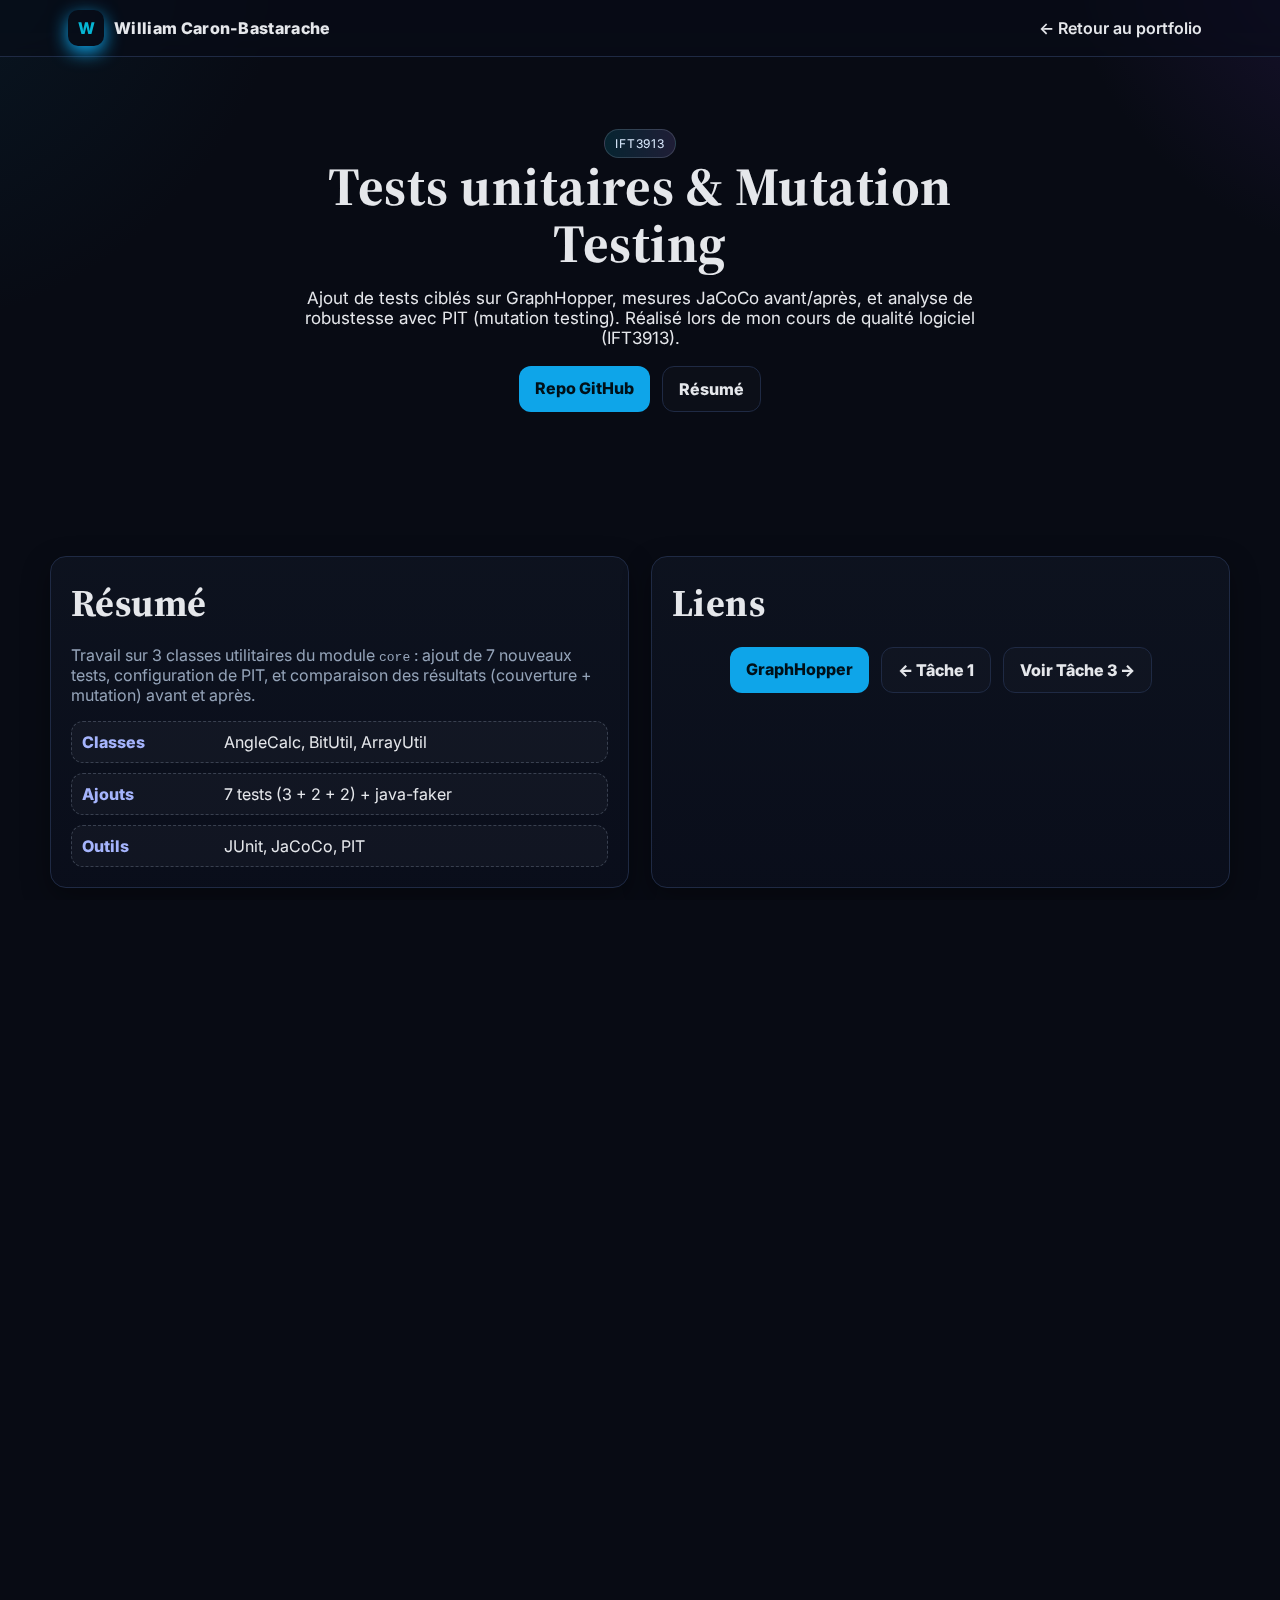
<file: projects/fr/projet-tache2-fr.html>
<!DOCTYPE html>
<html lang="fr">
  <head>
    <meta charset="utf-8" />
    <meta name="viewport" content="width=device-width, initial-scale=1" />
    <title>IFT3913 — Tâche 2</title>
    <link rel="preconnect" href="https://fonts.googleapis.com" />
    <link href="https://fonts.googleapis.com/css2?family=Inter:wght@400;600;800&family=Source+Serif+4:ital,opsz,wght@0,8..60,600;1,8..60,600&display=swap" rel="stylesheet" />
    <link rel="stylesheet" href="../../styles.css" />
  </head>
  <body>
    <header class="topbar">
      <div class="inner">
        <a class="brand" href="../../index-fr.html" aria-label="Home">
          <div class="logo">W</div>
          <span>William Caron-Bastarache</span>
        </a>
        <nav class="nav">
          <a href="../../index-fr.html#portfolio">← Retour au portfolio</a>
        </nav>
      </div>
    </header>

    <main>
      <section id="home">
        <div class="container hero">
          <div class="wrap" style="grid-template-columns:1fr;justify-items:center;text-align:center;">
            <div>
              <span class="eyebrow">IFT3913</span>
              <h1 class="name"><span>Tests unitaires & Mutation Testing</span></h1>
              <p class="subtitle">
                Ajout de tests ciblés sur GraphHopper, mesures JaCoCo avant/après,
                et analyse de robustesse avec PIT (mutation testing). Réalisé lors de mon cours de qualité logiciel (IFT3913).
              </p>
              <div class="cta-row" style="justify-content:center;flex-wrap:wrap;">
                <a class="btn btn-primary" href="https://github.com/umontreal-diro/graphhopper.git" target="_blank" rel="noopener">Repo GitHub</a>
                <a class="btn btn-ghost" href="#resume">Résumé</a>
              </div>
            </div>
          </div>
        </div>
      </section>

      <section id="resume">
        <div class="container">
          <div class="grid grid-2">
            <div class="card">
              <h2>Résumé</h2>
              <p class="muted">
                Travail sur 3 classes utilitaires du module <code>core</code> : ajout de 7 nouveaux tests, configuration de PIT,
                et comparaison des résultats (couverture + mutation) avant et après.
              </p>
              <div class="bullets" style="margin-top:12px;">
                <div class="bullet"><label>Classes</label><div>AngleCalc, BitUtil, ArrayUtil</div></div>
                <div class="bullet"><label>Ajouts</label><div>7 tests (3 + 2 + 2) + java-faker</div></div>
                <div class="bullet"><label>Outils</label><div>JUnit, JaCoCo, PIT</div></div>
              </div>
            </div>

            <div class="card">
              <h2>Liens</h2>
              <div class="cta-row" style="justify-content:center;flex-wrap:wrap;">
                <a class="btn btn-primary" href="https://github.com/umontreal-diro/graphhopper.git" target="_blank" rel="noopener">GraphHopper</a>
                <a class="btn btn-ghost" href="projet-tache1-fr.html">← Tâche 1</a>
                <a class="btn btn-ghost" href="projet-tache3-fr.html">Voir Tâche 3 →</a>
              </div>
            </div>
          </div>
        </div>
      </section>

      <section>
        <div class="container">
          <h2>Ce qui a été fait</h2>
          <div class="grid grid-3" style="margin-top:16px;">
            <div class="card">
              <h3>Tests ciblés</h3>
              <p class="muted">Cas limites, validations d’entrées, et scénarios représentatifs.</p>
            </div>
            <div class="card">
              <h3>JaCoCo</h3>
              <p class="muted">Couverture améliorée sur instructions et branches des classes ciblées.</p>
            </div>
            <div class="card">
              <h3>PIT</h3>
              <p class="muted">Robustesse mesurée via mutants : +3 mutants tués au total.</p>
            </div>
            <div class="card">
              <h3>java-faker</h3>
              <p class="muted">Génération de coordonnées réalistes pour varier les entrées.</p>
            </div>
            <div class="card">
              <h3>Config PIT</h3>
              <p class="muted">Plugin ajouté au <code>pom.xml</code> (module core) et exécution reproductible.</p>
            </div>
            <div class="card">
              <h3>Rapports</h3>
              <p class="muted">Sorties JaCoCo et PIT consultables localement (HTML).</p>
            </div>
          </div>
        </div>
      </section>

      <section>
        <div class="container">
          <h2>Résultats (avant → après)</h2>
          <div class="grid grid-2" style="margin-top:16px;">
            <div class="card">
              <h3>JaCoCo (classes ciblées)</h3>
              <p class="muted" style="margin-bottom:10px;">Amélioration mesurée sur les 3 classes.</p>
              <div class="bullets">
                <div class="bullet"><label>AngleCalc</label><div>82%→84% instr. • 65%→70% branches</div></div>
                <div class="bullet"><label>ArrayUtil</label><div>91%→92% instr. • 87%→89% branches</div></div>
                <div class="bullet"><label>BitUtil</label><div>94%→95% instr. • 96%→100% branches</div></div>
              </div>
            </div>

            <div class="card">
              <h3>PIT (global)</h3>
              <p class="muted" style="margin-bottom:10px;">Légère hausse globale, mais gain réel en mutants tués.</p>
              <div class="bullets">
                <div class="bullet"><label>Mutation score</label><div>86% → 87%</div></div>
                <div class="bullet"><label>Test strength</label><div>92% → 93%</div></div>
                <div class="bullet"><label>Mutants tués</label><div>+3 (ArrayUtil +2, BitUtil +1)</div></div>
              </div>
            </div>
          </div>
        </div>
      </section>

      <section id="contact">
        <div class="container">
          <div class="card" style="max-width:820px;margin:0 auto;text-align:center;">
            <h2>Me contacter</h2>
            <p class="muted">Questions ou idées d’amélioration ? Écrivez-moi.</p>
            <div class="cta-row" style="justify-content:center;">
              <a class="btn btn-primary" href="mailto:will13cb@gmail.com">will13cb@gmail.com</a>
              <a class="btn btn-ghost" href="../../index-fr.html#portfolio">Retour au portfolio</a>
            </div>
          </div>
        </div>
        <div class="footer">© <span id="y2"></span> William Caron-Bastarache</div>
      </section>
    </main>

    <script>document.getElementById('y2').textContent=new Date().getFullYear();</script>
  </body>
</html>
</file>
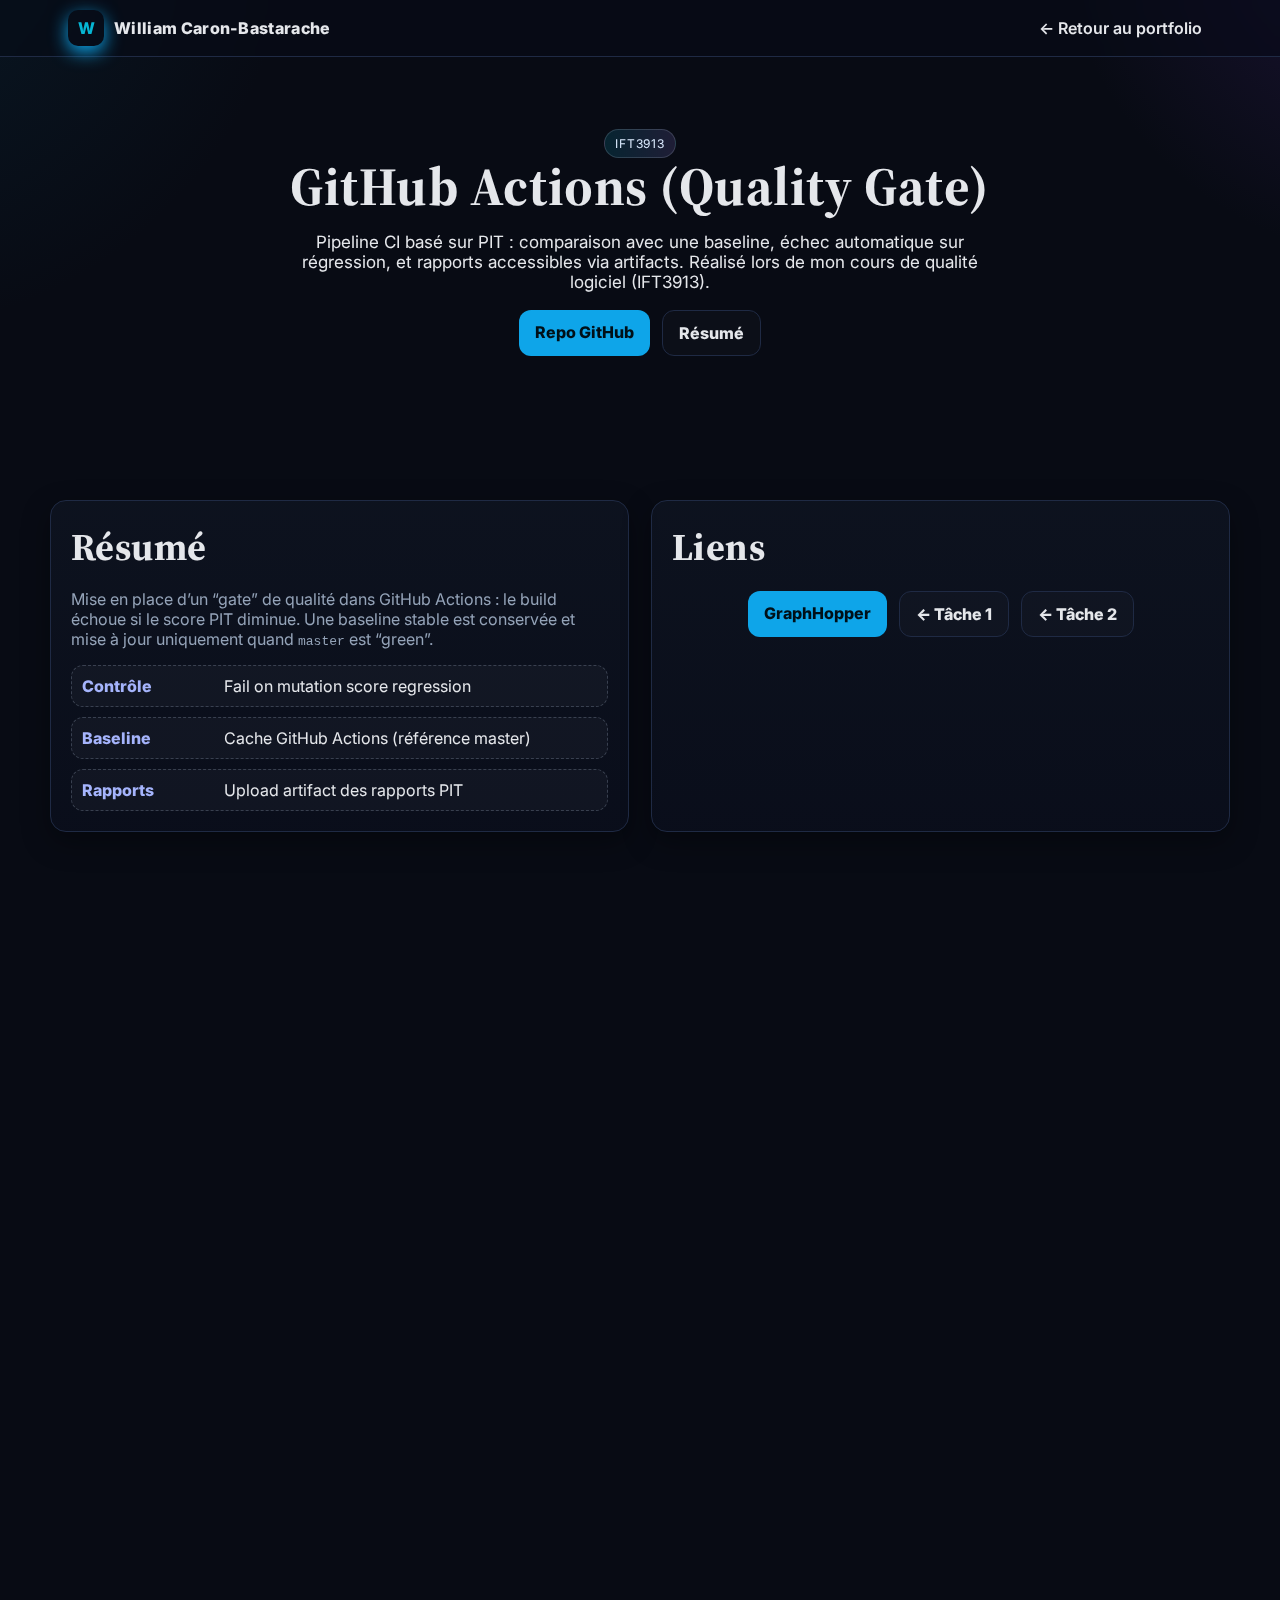
<file: projects/fr/projet-tache3-fr.html>
<!DOCTYPE html>
<html lang="fr">
  <head>
    <meta charset="utf-8" />
    <meta name="viewport" content="width=device-width, initial-scale=1" />
    <title>IFT3913 — Tâche 3</title>
    <link rel="preconnect" href="https://fonts.googleapis.com" />
    <link href="https://fonts.googleapis.com/css2?family=Inter:wght@400;600;800&family=Source+Serif+4:ital,opsz,wght@0,8..60,600;1,8..60,600&display=swap" rel="stylesheet" />
    <link rel="stylesheet" href="../../styles.css" />
  </head>
  <body>
    <header class="topbar">
      <div class="inner">
        <a class="brand" href="../../index-fr.html" aria-label="Home">
          <div class="logo">W</div>
          <span>William Caron-Bastarache</span>
        </a>
        <nav class="nav">
          <a href="../../index-fr.html#portfolio">← Retour au portfolio</a>
        </nav>
      </div>
    </header>

    <main>
      <section id="home">
        <div class="container hero">
          <div class="wrap" style="grid-template-columns:1fr;justify-items:center;text-align:center;">
            <div>
              <span class="eyebrow">IFT3913</span>
              <h1 class="name"><span>GitHub Actions (Quality Gate)</span></h1>
              <p class="subtitle">
                Pipeline CI basé sur PIT : comparaison avec une baseline, échec automatique sur régression,
                et rapports accessibles via artifacts. Réalisé lors de mon cours de qualité logiciel (IFT3913).
              </p>
              <div class="cta-row" style="justify-content:center;flex-wrap:wrap;">
                <a class="btn btn-primary" href="https://github.com/umontreal-diro/graphhopper.git" target="_blank" rel="noopener">Repo GitHub</a>
                <a class="btn btn-ghost" href="#resume">Résumé</a>
              </div>
            </div>
          </div>
        </div>
      </section>

      <section id="resume">
        <div class="container">
          <div class="grid grid-2">
            <div class="card">
              <h2>Résumé</h2>
              <p class="muted">
                Mise en place d’un “gate” de qualité dans GitHub Actions : le build échoue si le score PIT diminue.
                Une baseline stable est conservée et mise à jour uniquement quand <code>master</code> est “green”.
              </p>
              <div class="bullets" style="margin-top:12px;">
                <div class="bullet"><label>Contrôle</label><div>Fail on mutation score regression</div></div>
                <div class="bullet"><label>Baseline</label><div>Cache GitHub Actions (référence master)</div></div>
                <div class="bullet"><label>Rapports</label><div>Upload artifact des rapports PIT</div></div>
              </div>
            </div>

            <div class="card">
              <h2>Liens</h2>
              <div class="cta-row" style="justify-content:center;flex-wrap:wrap;">
                <a class="btn btn-primary" href="https://github.com/umontreal-diro/graphhopper.git" target="_blank" rel="noopener">GraphHopper</a>
                <a class="btn btn-ghost" href="projet-tache1-fr.html">← Tâche 1</a>
                <a class="btn btn-ghost" href="projet-tache2-fr.html">← Tâche 2</a>
              </div>
            </div>
          </div>
        </div>
      </section>

      <section>
        <div class="container">
          <h2>Ce qui a été ajouté</h2>
          <div class="grid grid-3" style="margin-top:16px;">
            <div class="card">
              <h3>Gate PIT</h3>
              <p class="muted">Comparaison “baseline vs build courant” et échec immédiat si baisse.</p>
            </div>
            <div class="card">
              <h3>Baseline stable</h3>
              <p class="muted">Baseline persistée via cache, mise à jour uniquement sur <code>master</code>.</p>
            </div>
            <div class="card">
              <h3>Artifacts</h3>
              <p class="muted">Rapports PIT uploadés pour inspection et débogage.</p>
            </div>
            <div class="card">
              <h3>Script dédié</h3>
              <p class="muted">Comparaison numérique (float) isolée dans un script simple et testable.</p>
            </div>
            <div class="card">
              <h3>Exécution ciblée</h3>
              <p class="muted">PIT exécuté sur le module <code>core</code> pour garder un pipeline efficace.</p>
            </div>
            <div class="card">
              <h3>On failure</h3>
                <p class="muted">
                    Action
                <a href="https://www.youtube.com/watch?v=dQw4w9WgXcQ" target="_blank" rel="noopener noreferrer">
                    Rickroll
                </a>
                 déclenché en cas d’échec
                </p>
            </div>
          </div>
        </div>
      </section>

      <section>
        <div class="container">
          <h2>Validation (scénarios)</h2>
          <div class="grid grid-2" style="margin-top:16px;">
            <div class="card">
              <h3>Baseline (succès sur master)</h3>
              <p class="muted">
                Quand le build passe sur <code>master</code>, la baseline est (re)générée et sauvegardée,
                garantissant une référence fiable pour les exécutions suivantes.
              </p>
            </div>
            <div class="card">
              <h3>Régression (échec sur branche)</h3>
              <p class="muted">
                Sur une branche, si une régression PIT est introduite, l’étape de comparaison échoue
                et empêche la validation du pipeline.
              </p>
            </div>
          </div>
        </div>
      </section>

      <section id="contact">
        <div class="container">
          <div class="card" style="max-width:820px;margin:0 auto;text-align:center;">
            <h2>Me contacter</h2>
            <p class="muted">Questions ou collaboration ? Écrivez-moi.</p>
            <div class="cta-row" style="justify-content:center;">
              <a class="btn btn-primary" href="mailto:will13cb@gmail.com">will13cb@gmail.com</a>
              <a class="btn btn-ghost" href="../../index-fr.html#portfolio">Retour au portfolio</a>
            </div>
          </div>
        </div>
        <div class="footer">© <span id="y2"></span> William Caron-Bastarache</div>
      </section>
    </main>

    <script>document.getElementById('y2').textContent=new Date().getFullYear();</script>
  </body>
</html>
</file>
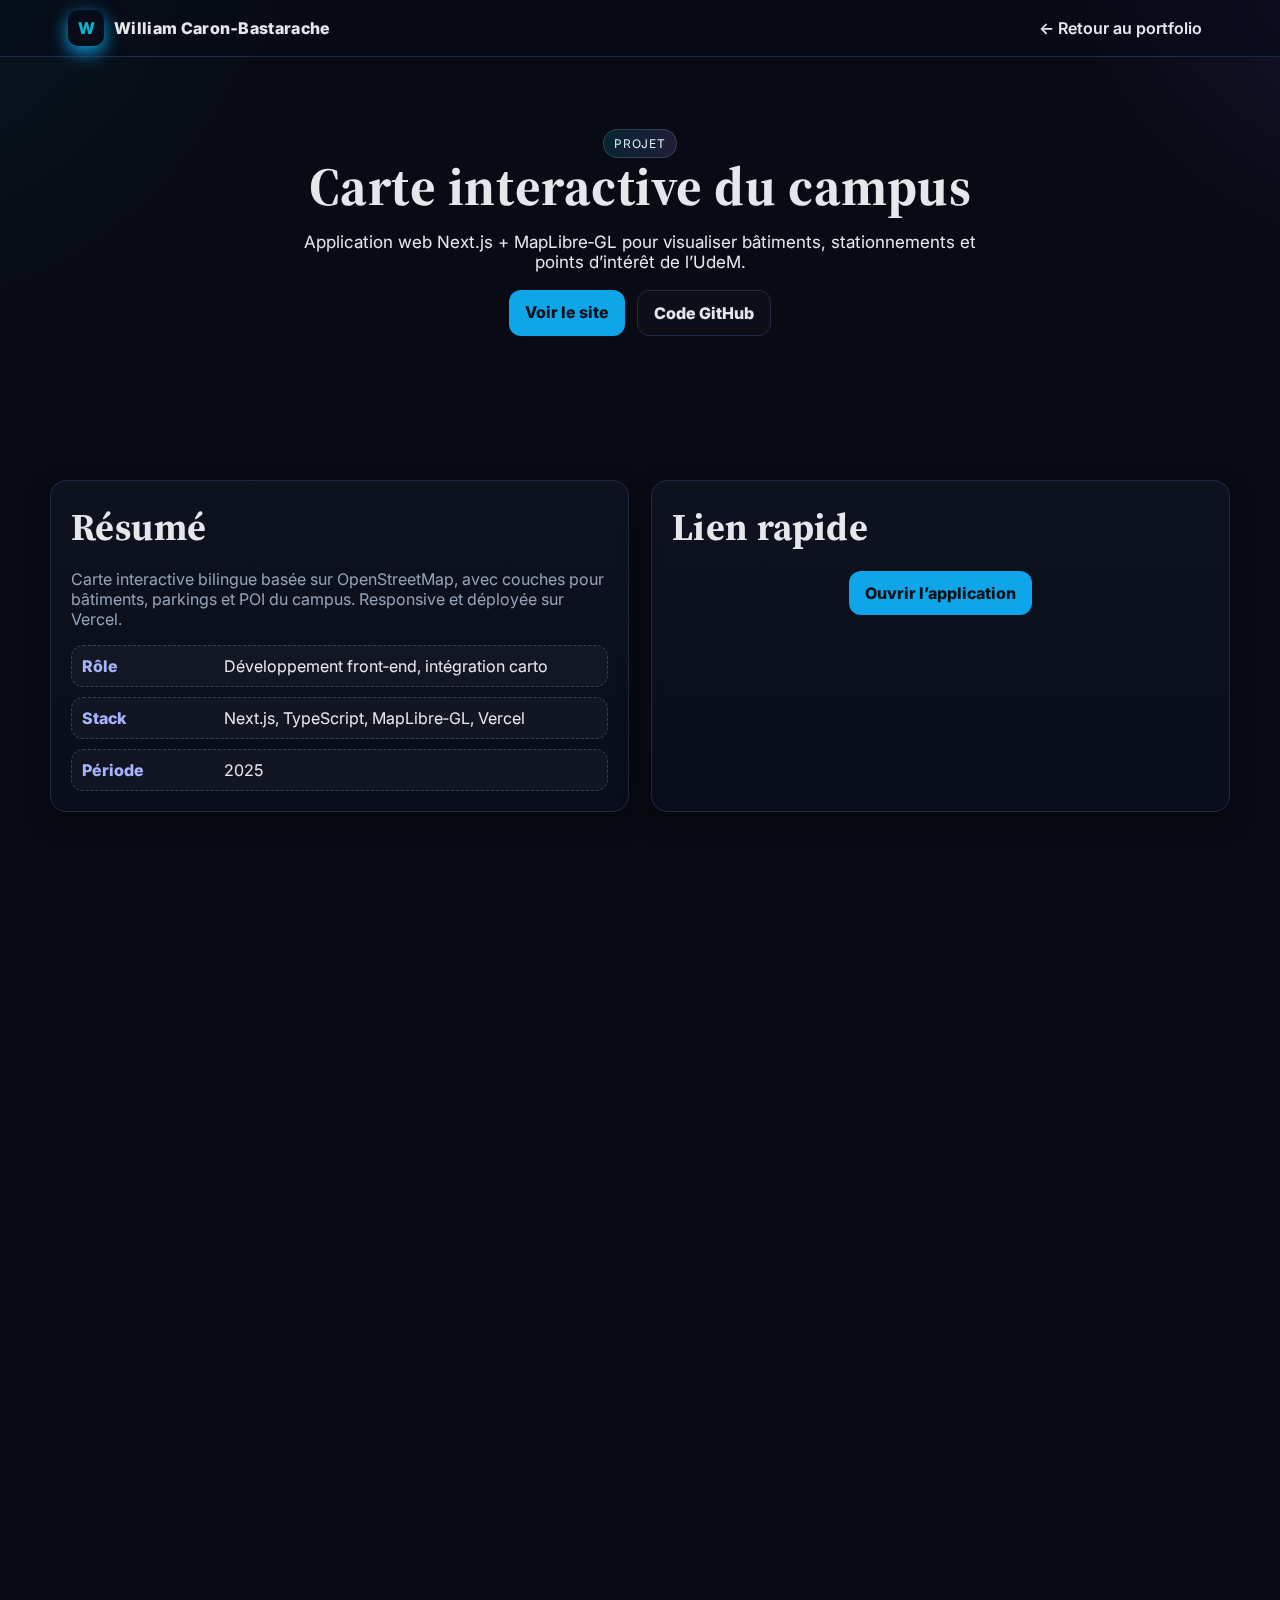
<file: projects/fr/projet-udem-map-fr.html>
<!DOCTYPE html>
<html lang="fr">
  <head>
    <meta charset="utf-8" />
    <meta name="viewport" content="width=device-width, initial-scale=1" />
    <title>Projet: Carte interactive UdeM</title>
    <link rel="preconnect" href="https://fonts.googleapis.com" />
    <link href="https://fonts.googleapis.com/css2?family=Inter:wght@400;600;800&family=Source+Serif+4:ital,opsz,wght@0,8..60,600;1,8..60,600&display=swap" rel="stylesheet" />
    <link rel="stylesheet" href="../../styles.css" />
  </head>
  <body>
    <header class="topbar">
      <div class="inner">
        <a class="brand" href="../../index-fr.html" aria-label="Home">
          <div class="logo">W</div>
          <span>William Caron‑Bastarache</span>
        </a>
        <nav class="nav">
          <a href="../../index-fr.html#portfolio">← Retour au portfolio</a>
        </nav>
      </div>
    </header>

    <main>
      <section id="home">
        <div class="container hero">
          <div class="wrap" style="grid-template-columns:1fr;justify-items:center;text-align:center;">
            <div>
              <span class="eyebrow">Projet</span>
              <h1 class="name"><span>Carte interactive du campus</span></h1>
              <p class="subtitle">Application web Next.js + MapLibre‑GL pour visualiser bâtiments, stationnements et points d’intérêt de l’UdeM.</p>
              <div class="cta-row" style="justify-content:center;">
                <a class="btn btn-primary" href="https://udem-map.vercel.app/" target="_blank" rel="noopener">Voir le site</a>
                <a class="btn btn-ghost" href="https://github.com/will13cb/udem-map" target="_blank" rel="noopener">Code GitHub</a>
              </div>
            </div>
          </div>
        </div>
      </section>

      <section>
        <div class="container">
          <div class="grid grid-2">
            <div class="card">
              <h2>Résumé</h2>
              <p class="muted">Carte interactive bilingue basée sur OpenStreetMap, avec couches pour bâtiments, parkings et POI du campus. Responsive et déployée sur Vercel.</p>
              <div class="bullets" style="margin-top:12px;">
                <div class="bullet"><label>Rôle</label><div>Développement front‑end, intégration carto</div></div>
                <div class="bullet"><label>Stack</label><div>Next.js, TypeScript, MapLibre‑GL, Vercel</div></div>
                <div class="bullet"><label>Période</label><div>2025</div></div>
              </div>
            </div>
            <div class="card">
              <h2>Lien rapide</h2>
              <div class="cta-row" style="justify-content:center;">
                <a class="btn btn-primary" href="https://udem-map.vercel.app/" target="_blank" rel="noopener">Ouvrir l’application</a>
              </div>
            </div>
          </div>
        </div>
      </section>

      <section>
        <div class="container">
          <h2>Fonctionnalités</h2>
          <div class="grid grid-3" style="margin-top:16px;">
            <div class="card"><h3>Couches</h3><p class="muted">Affichage de polygones de bâtiments, parkings et POI avec styles dédiés.</p></div>
            <div class="card"><h3>Bilingue</h3><p class="muted">Interface FR/EN et textes synchronisés avec le site.</p></div>
            <div class="card"><h3>Performance</h3><p class="muted">Rendu WebGL fluide via MapLibre‑GL, déploiement Vercel.</p></div>
            <div class="card"><h3>Responsive</h3><p class="muted">Mise en page adaptée mobile/desktop.</p></div>
            <div class="card"><h3>Open Data</h3><p class="muted">Sources OSM et fichiers GeoJSON personnalisés.</p></div>
            <div class="card"><h3>Navigation</h3><p class="muted">Zoom, déplacement, et contrôle de couches simples.</p></div>
          </div>
        </div>
      </section>

      <section>
        <div class="container">
          <h2>Détails techniques</h2>
          <div class="grid grid-2" style="margin-top:16px;">
            <div class="card"><h3>Front‑end</h3><p class="muted">Next.js avec TypeScript, composants réactifs, hooks pour MapLibre‑GL.</p></div>
            <div class="card"><h3>Cartographie</h3><p class="muted">Styles MapLibre, couches GeoJSON, gestion des projections et tuiles.</p></div>
          </div>
        </div>
      </section>

      <section id="contact">
        <div class="container">
          <div class="card" style="max-width:820px;margin:0 auto;text-align:center;">
            <h2>Me contacter</h2>
            <p class="muted">Questions ou idées d’amélioration ? Écrivez‑moi.</p>
            <div class="cta-row" style="justify-content:center;">
              <a class="btn btn-primary" href="mailto:will13cb@gmail.com">will13cb@gmail.com</a>
              <a class="btn btn-ghost" href="index-fr.html#portfolio">Retour au portfolio</a>
            </div>
          </div>
        </div>
        <div class="footer">© <span id="y2"></span> William Caron‑Bastarache</div>
      </section>
    </main>

    <script>document.getElementById('y2').textContent=new Date().getFullYear();</script>
  </body>
</html>
</file>
<file: styles.css>
/* William Caron-Bastarache Portfolio Styles */

:root {
  --ink: #e5e7eb;
  --muted: #94a3b8;
  --accent: #06b6d4;
  --accent2: #a78bfa;
  --panel: #0b1020;
  --ring: #1f2a44;
  --bg: #080b14;
}

* { 
  box-sizing: border-box; 
}

html, body { 
  height: 100%; 
}

body {
  margin: 0;
  color: var(--ink);
  font-family: Inter, system-ui, -apple-system, Segoe UI, Roboto, Arial, sans-serif;
  background: radial-gradient(60vw 60vw at -10% -10%, rgba(10, 52, 72, 0.35) 0%, transparent 55%),
    radial-gradient(50vw 50vw at 110% -10%, rgba(69, 38, 122, 0.35) 0%, transparent 55%), var(--bg);
}

/* Top Bar */
.topbar { 
  position: sticky; 
  top: 0; 
  z-index: 50; 
  backdrop-filter: saturate(140%) blur(10px); 
  background: rgba(8, 11, 20, 0.65); 
  border-bottom: 1px solid var(--ring); 
}

.topbar .inner { 
  max-width: 1180px; 
  margin: 0 auto; 
  padding: 10px 18px; 
  display: flex; 
  align-items: center; 
  gap: 16px; 
  flex-wrap: wrap; 
}

.brand { 
  display: flex; 
  align-items: center; 
  gap: 10px; 
  text-decoration: none; 
}

.logo { 
  width: 36px; 
  height: 36px; 
  border-radius: 10px; 
  display: grid; 
  place-items: center; 
  font-weight: 800; 
  color: var(--accent); 
  box-shadow: 0 6px 18px #0ea5e9;
}

.brand span { 
  font-weight: 800; 
  letter-spacing: 0.02em; 
  color: var(--ink); 
}

.nav { 
  margin-left: auto; 
  display: flex; 
  gap: 8px; 
  flex-wrap: wrap; 
}

.nav a { 
  text-decoration: none; 
  color: var(--ink); 
  padding: 8px 10px; 
  border-radius: 10px; 
  font-weight: 600; 
  display: inline-block; 
  text-align: center; 
  min-width: 120px; 
  white-space: nowrap; 
}

.nav a:hover { 
  background: rgba(255, 255, 255, 0.06); 
}

.nav .cta { 
  background: linear-gradient(90deg, var(--accent), var(--accent2)); 
  color: #0b1020; 
  font-weight: 800; 
  box-shadow: 0 8px 20px rgba(6, 182, 212, 0.25); 
}

.lang { 
  display: flex; 
  gap: 6px; 
  align-items: center; 
}

.lang button { 
  border: 1px solid var(--ring); 
  background: rgba(255, 255, 255, 0.06); 
  color: var(--ink); 
  border-radius: 8px; 
  padding: 6px 10px; 
  cursor: pointer; 
  font-weight: 700; 
}

.lang button.active { 
  background: linear-gradient(90deg, rgba(6, 182, 212, 0.25), rgba(167, 139, 250, 0.25)); 
}

/* General Layout */
section { 
  padding: 72px 20px; 
}

.container { 
  max-width: 1180px; 
  margin: 0 auto; 
}

#home .container,
#about .container,
#contact .container {
  text-align: center;
}

h1, h2 { 
  font-family: "Source Serif 4", serif; 
  letter-spacing: 0.01em; 
  margin: 0 0 10px; 
}

h2 { 
  font-size: 38px; 
}

h3 { 
  margin: 0; 
  font-size: 18px; 
  font-weight: 800; 
}

.muted { 
  color: var(--muted); 
}

/* Hero Section */
.hero .wrap { 
  display: grid; 
  grid-template-columns: 1fr;
  justify-items: center;
  gap: 36px; 
  align-items: center; 
}

.hero .wrap > div {
  max-width: 720px;
  margin: 0 auto;
}

.eyebrow { 
  display: inline-block; 
  font-size: 12px; 
  letter-spacing: 0.08em; 
  text-transform: uppercase; 
  padding: 6px 10px; 
  border-radius: 999px; 
  color: #dbeafe; 
  background: linear-gradient(90deg, rgba(6, 182, 212, 0.15), rgba(167, 139, 250, 0.15)); 
  border: 1px solid rgba(148, 163, 184, 0.25); 
}

.name { 
  font-size: 54px; 
  line-height: 1.05; 
}


.subtitle { 
  font-size: 17px; 
}

.cta-row { 
  display: flex; 
  gap: 12px; 
  margin-top: 18px; 
  justify-content: center;
}

.btn { 
  display: inline-block; 
  padding: 12px 16px; 
  border-radius: 12px; 
  text-decoration: none; 
  font-weight: 800; 
}

.btn-primary { 
  background: #0ea5e9; 
  color: #001018; 
}

.btn-ghost { 
  border: 1px solid var(--ring); 
  color: var(--ink); 
  background: rgba(255, 255, 255, 0.02); 
}

.btn-ghost:hover { 
  background: rgba(255, 255, 255, 0.06); 
}

.portrait { 
  width: 220px; 
  height: 220px; 
  margin: auto; 
  background: #111 center/cover no-repeat; 
  border-radius: 30% 70% 60% 40% / 40% 40% 60% 60%; 
  box-shadow: 0 20px 40px rgba(0, 0, 0, 0.45), inset 0 0 0 6px rgba(255, 255, 255, 0.08); 
  border: 1px solid var(--ring); 
}

/* Grid and Cards */
.grid { 
  display: grid; 
  gap: 22px; 
}

.grid-2 { 
  grid-template-columns: repeat(2, minmax(0, 1fr)); 
}

.grid-3 { 
  grid-template-columns: repeat(3, minmax(0, 1fr)); 
}

.grid-4 { 
  grid-template-columns: repeat(4, minmax(0, 1fr)); 
}

.card { 
  background: linear-gradient(180deg, rgba(17, 24, 39, 0.55), rgba(11, 16, 32, 0.55)); 
  border: 1px solid var(--ring); 
  border-radius: 16px; 
  padding: 20px; 
  box-shadow: 0 10px 28px rgba(0, 0, 0, 0.35); 
}

/* About Section */
.about-cols { 
  display: grid; 
  grid-template-columns: 1fr;
  gap: 26px; 
}

.about-cols .card {
  max-width: 820px;
  margin: 0 auto;
}

.about-photo { 
  aspect-ratio: 4/5; 
  border-radius: 16px; 
  background: #0f172a center/cover no-repeat; 
  box-shadow: 0 12px 34px rgba(0, 0, 0, 0.4), inset 0 0 0 6px rgba(255, 255, 255, 0.04); 
  border: 1px solid var(--ring); 
}

.bullets { 
  display: grid; 
  gap: 10px; 
  margin-top: 12px; 
}

.bullet { 
  display: grid; 
  grid-template-columns: 130px 1fr; 
  gap: 12px; 
  align-items: center; 
  padding: 10px; 
  border-radius: 12px; 
  background: rgba(255, 255, 255, 0.03); 
  border: 1px dashed rgba(148, 163, 184, 0.3); 
}

.bullet label { 
  font-weight: 800; 
  color: #a5b4fc; 
}

/* Timeline */
.timeline { 
  position: relative; 
  padding-left: 20px; 
}

.timeline::before { 
  content: ""; 
  position: absolute; 
  left: 6px; 
  top: 0; 
  bottom: 0; 
  width: 2px; 
  background: var(--accent);
}

.t-item { 
  position: relative; 
  margin-bottom: 16px; 
}

.t-title { 
  font-weight: 800; 
}

.t-org { 
  font-weight: 700; 
}

.t-meta { 
  color: #9ca3af; 
  font-size: 13px; 
}

/* Certificates */
.certs { 
  display: grid; 
  grid-template-columns: repeat(4, minmax(0, 1fr)); 
  gap: 14px; 
}

.certs .cert { 
  display: flex; 
  gap: 12px; 
  align-items: center; 
  padding: 14px; 
  border: 1px solid var(--ring); 
  border-radius: 12px; 
  background: rgba(255, 255, 255, 0.03); 
}

.certs .cert .icon { 
  width: 44px; 
  height: 44px; 
  border-radius: 10px; 
  background: radial-gradient(circle at 30% 30%, rgba(6, 182, 212, 0.25), rgba(167, 139, 250, 0.25)); 
  display: grid; 
  place-items: center; 
  font-weight: 800; 
  color: #e0e7ff; 
  border: 1px solid var(--ring); 
}

/* Portfolio */
.filters { 
  display: flex; 
  flex-wrap: wrap; 
  gap: 10px; 
  margin-bottom: 12px; 
}

.pill { 
  padding: 8px 12px; 
  border-radius: 999px; 
  border: 1px solid var(--ring); 
  background: rgba(255, 255, 255, 0.04); 
  color: #e2e8f0; 
  font-weight: 800; 
  cursor: pointer; 
}

.pill.active { 
  background: linear-gradient(90deg, rgba(6, 182, 212, 0.18), rgba(167, 139, 250, 0.18)); 
}

.tiles { 
  display: grid; 
  grid-template-columns: repeat(auto-fill, minmax(260px, 1fr));
  gap: 14px; 
}

.tile {
  background: rgba(255, 255, 255, 0.03);
  border: 1px solid var(--ring);
  border-radius: 14px;
  overflow: hidden;
  transform: translateZ(0);
  transition: transform 0.15s ease, box-shadow 0.15s ease, border-color 0.15s ease;
  display: grid;
  grid-template-rows: 120px auto auto;
  text-decoration: none !important;
}

.tile:hover { 
  transform: translateY(-4px); 
  box-shadow: 0 16px 36px rgba(0, 0, 0, 0.45); 
  border-color: #334155; 
}

.thumb {
  height: 120px;
  background-size: cover !important;
  background-repeat: no-repeat !important;
  background-position: center !important;
  background: radial-gradient(circle at 30% 30%, rgba(6, 182, 212, 0.18), rgba(167, 139, 250, 0.18));
  border-bottom: 1px dashed rgba(148, 163, 184, 0.25);
}

.tile .meta { 
  padding: 10px; 
}

.tile .desc {
  padding: 0 10px 12px 10px;
  color: #94a3b8;
  font-size: 0.95rem;
  line-height: 1.5;
}

.cat { 
  color: #94a3b8; 
  font-size: 12px; 
  font-weight: 800; 
  letter-spacing: 0.06em; 
  text-transform: uppercase; 
}

/* Progress Bars */
.bars { 
  display: grid; 
  grid-template-columns: 1fr 1fr; 
  gap: 14px; 
}

.bar { 
  height: 8px; 
  background: #0f172a; 
  border: 1px solid var(--ring); 
  border-radius: 999px; 
  overflow: hidden; 
}

.bar > span { 
  display: block; 
  height: 100%; 
  background: var(--accent);
  width: var(--w, 0%); 
}

/* Contact and Footer */
.contact-grid { 
  display: grid; 
  grid-template-columns: 1fr 1fr; 
  gap: 22px; 
}

#contact .contact-grid {
  grid-template-columns: minmax(0, 760px);
  justify-content: center;
}

.footer { 
  padding: 28px; 
  text-align: center; 
  color: #94a3b8; 
}

/* Remove default blue & purple link colors */
a,
a:visited,
a:active {
  color: var(--ink);
  text-decoration: none;
}

/* Optional subtle hover effect */
a:hover {
  opacity: 0.8;
}

/* Responsive Design */
@media (max-width: 1100px) { 
  .grid-4 { 
    grid-template-columns: repeat(3, 1fr); 
  } 
  
  .tiles { 
    grid-template-columns: repeat(3, 1fr); 
  } 
  
  .about-cols { 
    grid-template-columns: 1fr; 
  } 
}

@media (max-width: 900px) { 
  .grid-3 { 
    grid-template-columns: 1fr 1fr; 
  } 
  
  .grid-4 { 
    grid-template-columns: repeat(2, 1fr); 
  } 
  
  .tiles { 
    grid-template-columns: repeat(2, 1fr); 
  } 
  
  .certs { 
    grid-template-columns: repeat(2, 1fr); 
  } 
  
  .bars { 
    grid-template-columns: 1fr; 
  } 
  
  .contact-grid { 
    grid-template-columns: 1fr; 
  } 
    .topbar .inner {
    flex-wrap: nowrap;
    gap: 12px;
  }

  .nav {
    margin-left: 0;
    flex: 1;
    overflow-x: auto;
    -webkit-overflow-scrolling: touch;
    white-space: nowrap;
    gap: 6px;
    padding-bottom: 4px;
  }

  .nav a {
    min-width: unset;
    padding: 8px 10px;
    flex: 0 0 auto;
  }

  .lang {
    flex: 0 0 auto;
  }
}

@media (max-width: 760px) { 
  .name { 
    font-size: 40px; 
  } 
  
  .hero .wrap { 
    grid-template-columns: 1fr; 
  } 
}



/* ===== iPhone / Mobile baseline fixes ===== */

/* Prevent accidental horizontal scrolling */
html, body {
  overflow-x: hidden;
}

img, svg, video, canvas {
  max-width: 100%;
  height: auto;
}

/* Keep long strings (emails/links) from overflowing */
a, p, h1, h2, h3 {
  overflow-wrap: anywhere;
  word-break: break-word;
}

/* Make tap targets nicer */
button, .btn, .nav a {
  -webkit-tap-highlight-color: transparent;
}

@media (max-width: 520px) {
  .topbar .inner {
    padding: 10px 12px;
    gap: 10px;

    /* NEW: stable 2-row header layout */
    flex-wrap: wrap;                 /* allow nav to be on its own row */
    justify-content: space-between;  /* brand left, lang right */
    align-items: center;
  }

  /* Let brand shrink instead of forcing overflow */
  .brand span {
    display: none; /* optional, but looks much cleaner on iPhone */
  }

  /* NEW: pin language buttons on the right (row 1) */
  .lang {
    margin-left: auto;
  }

  /* NEW: nav becomes row 2, centered */
  .nav {
    width: 100%;
    margin-left: 0;                  /* remove desktop auto-push */
    justify-content: center;         /* center the items */
    gap: 10px;
    flex-wrap: wrap;                 /* wraps cleanly in centered rows */
  }

  .nav a {
    padding: 10px 10px; /* bigger tap area */
    font-size: 14px;
    min-width: unset;   /* IMPORTANT: remove the 120px constraint */
  }

  .lang button {
    padding: 8px 10px;
  }

  .grid-2,
  .grid-3,
  .grid-4 {
    grid-template-columns: 1fr !important;
  }

  .tiles {
    grid-template-columns: 1fr !important;
  }

  section { padding: 56px 16px; }

  .name { font-size: 34px; line-height: 1.1; }
  .subtitle { font-size: 15px; }

  .cta-row { flex-wrap: wrap; }
  .btn { width: 100%; max-width: 360px; text-align: center; }
}
</file>
